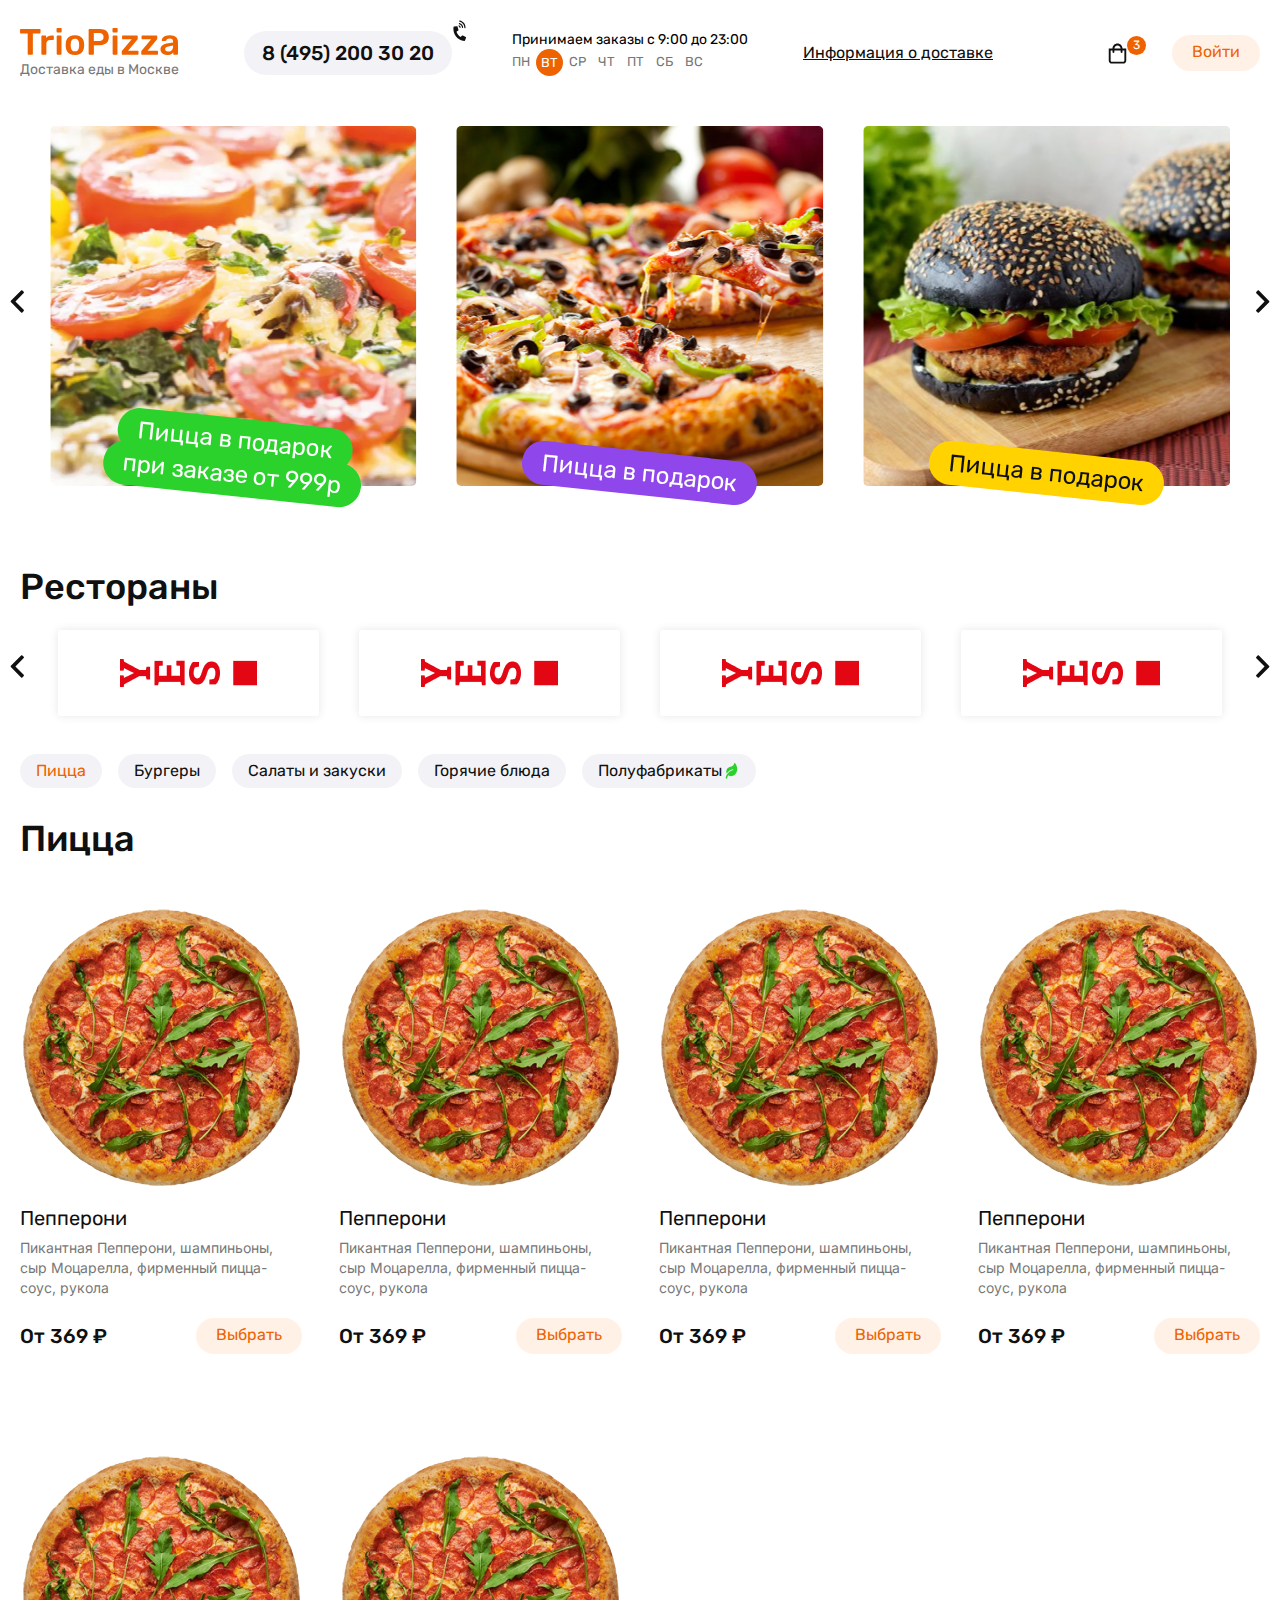
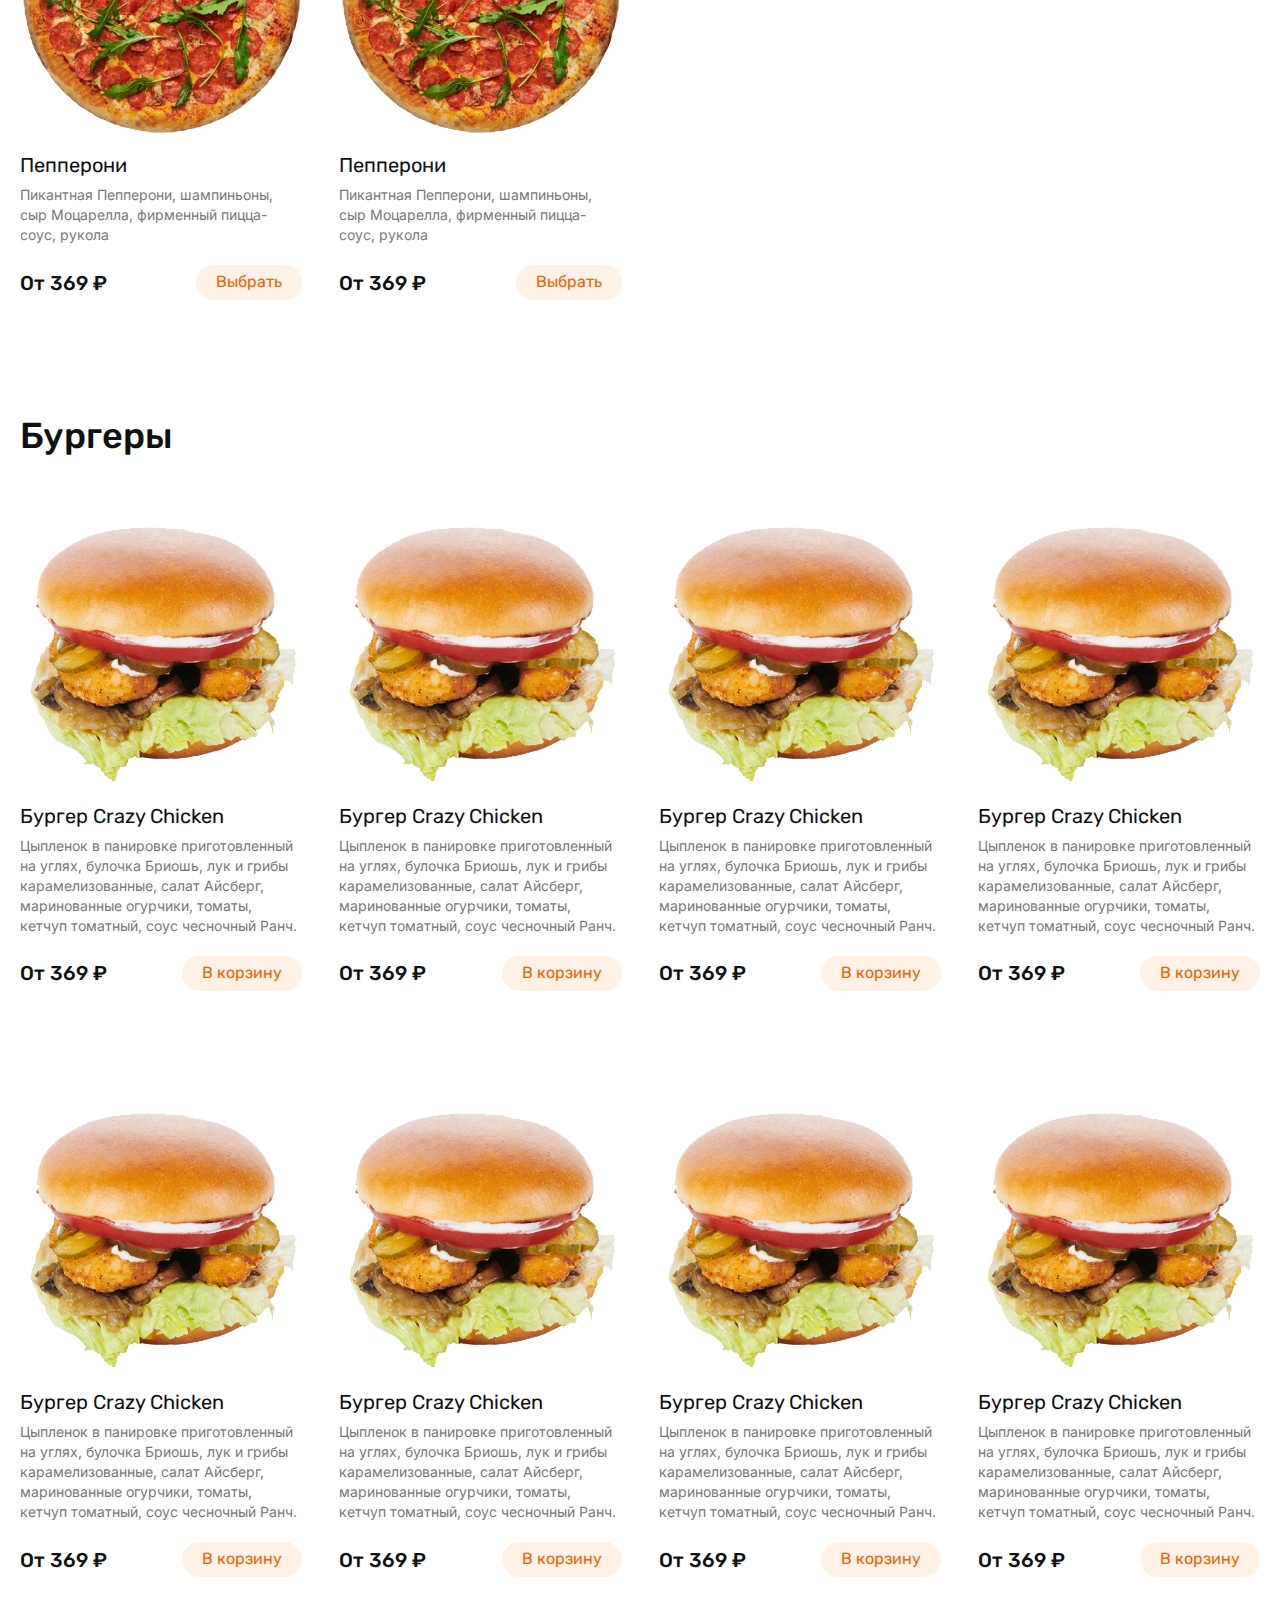
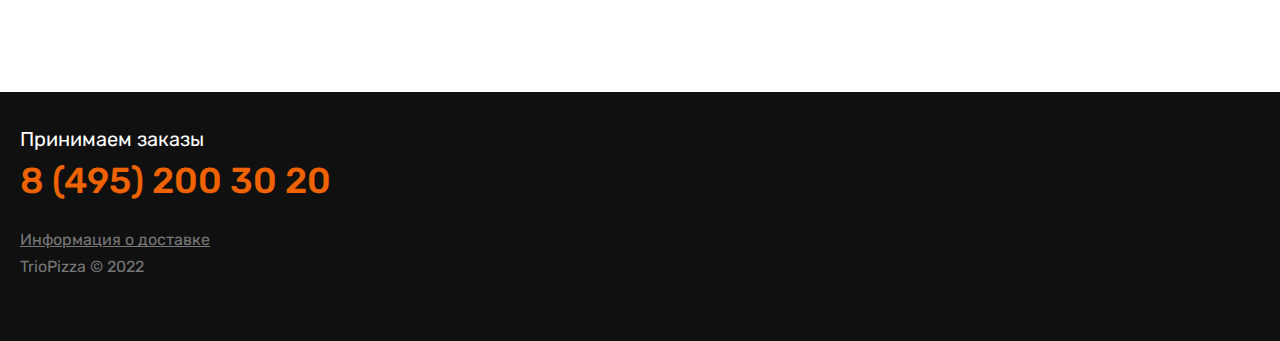
<file: index.html>
<!doctype html>
<html lang="ru">
    <head>
        <meta charset="UTF-8">
        <meta name="viewport" content="width=device-width, initial-scale=1">
        <meta http-equiv="X-UA-Compatible" content="ie=edge">
        <link rel="preconnect" href="https://fonts.googleapis.com">
        <link rel="preconnect" href="https://fonts.gstatic.com" crossorigin>
        <link href="https://fonts.googleapis.com/css2?family=Inter&family=Rubik:wght@400;500&display=swap" rel="stylesheet">
        <title>Трио Пицца</title>
    <link href="css/main.css" rel="stylesheet"></head>
    <body>
        <header class="header container">
    <a href="index.html" class="header__logo">
        <img src="assets/logo.svg" alt="TrioPizza">
        <p>Доставка еды в Москве</p>
    </a>
    <div class="header__desktop">
        <a class="phone" href="tel:+74952003020">
            <span>8 (495) 200 30 20</span>
            <svg viewBox="0 0 25 25" height="24">
                <use href="assets/icons.svg#phone"/>
            </svg>
        </a>

        <div class="header__desktopSchedule">
            <p>Принимаем заказы с 9:00 до 23:00 </p>
            <div class="week">
                <div class="week__day">пн</div>
                <div class="week__day week__day--active">вт</div>
                <div class="week__day">ср</div>
                <div class="week__day">чт</div>
                <div class="week__day">пт</div>
                <div class="week__day">сб</div>
                <div class="week__day">вс</div>
            </div>
        </div>

        <div class="header__deliveryBtn" data-for-modal="delivery">Информация о доставке</div>

        <div id="cart_desktop" class="header__cart" data-for-modal="cart">
            <div class="header__cartImg">
                <div class="header__cartCount">3</div>
            </div>
            <div class="header__cartSum">1390 ₽</div>
        </div>

        <button type="button" class="btn btn--light" data-for-modal="login">Войти</button>
    </div>
    <div class="header__burger">
        <div></div>
        <div></div>
    </div>
    <div class="header__menu">
        <div class="header__schedule">
            <a href="tel:+74952003020" class="phone">8 (495) 200 30 20</a>
            <p>Принимаем заказы с 9:00 до 23:00 </p>
            <div class="week">
                <div class="week__day">пн</div>
                <div class="week__day week__day--active">вт</div>
                <div class="week__day">ср</div>
                <div class="week__day">чт</div>
                <div class="week__day">пт</div>
                <div class="week__day">сб</div>
                <div class="week__day">вс</div>
            </div>
        </div>
        <div class="header__delivery">
            <div class="delivery__clouds">
                <img src="assets/images/delivery/cloud1.svg" alt="">
                <img src="assets/images/delivery/cloud2.svg" alt="">
            </div>
            <div class="delivery__content container">
                <h2>Быстрая доставка</h2>
                <p class="orange">30-40 минут</p>
                <h3>Стоимость доставки</h3>

                <div class="delivery__block">
                    <p class="orange">159 ₽</p>
                    <p class="gray">Сумма заказа до 499 ₽</p>
                </div>
                <div class="delivery__block">
                    <p class="orange">79 ₽</p>
                    <p class="gray">Сумма заказа до 2999 ₽</p>
                </div>
                <div class="delivery__block">
                    <p class="orange">Бесплатная</p>
                    <p class="gray">Сумма заказа от 3000 ₽</p>
                </div>
            </div>
        </div>
    </div>
</header>

<div class="modal deliveryDesktop" data-modal="delivery">
    <div class="modal__container">
        <div class="modal__close"></div>
        <div class="modal__content">
            <div class="deliveryDesktop__container">
                <div class="deliveryDesktop__info">
                    <h2>Быстрая доставка</h2>
                    <p class="highlight descr">30-40 минут</p>

                    <h3>Стоимость доставки</h3>

                    <div class="deliveryDesktop__block">
                        <p class="highlight">159 ₽</p>
                        <p class="gray">Сумма заказа до 499 ₽</p>
                    </div>
                    <div class="deliveryDesktop__block">
                        <p class="highlight">79 ₽</p>
                        <p class="gray">Сумма заказа до 2999 ₽</p>
                    </div>
                    <div class="deliveryDesktop__block">
                        <p class="highlight">Бесплатная</p>
                        <p class="gray">Сумма заказа от 3000 ₽</p>
                    </div>
                </div>

                <div class="deliveryDesktop__img">
                    <img src="assets/images/delivery.svg" alt="">
                </div>
            </div>
        </div>
    </div>
</div>
        <div class="promo promo--mobile container hide-scrollbar">
    <div class="promo__scrollable">
        <a href="#" class="promo__item">
            <img src="assets/images/promo1.jpg" alt="">
            <div class="promo__title promo__title--green">
                <span>Пицца в подарок</span><br>
                <span>при заказе от 999р</span>
            </div>
        </a>
        <a href="#" class="promo__item">
            <img src="assets/images/promo2.jpg" alt="">
            <div class="promo__title promo__title--purple">
                <span>Пицца в подарок</span>
            </div>
        </a>
        <a href="#" class="promo__item">
            <img src="assets/images/promo3.jpg" alt="">
            <div class="promo__title promo__title--yellow">
                <span>Пицца в подарок</span>
            </div>
        </a>
        <a href="#" class="promo__item">
            <img src="assets/images/promo1.jpg" alt="">
        </a>
    </div>
</div>

<div class="promo promo--desktop container glide">
    <div data-glide-el="track" class="glide__track">
        <div class="promo__scrollable glide__slides">
            <a href="#" class="promo__item glide__slide">
                <img src="assets/images/promo1.jpg" alt="">
                <div class="promo__title promo__title--green">
                    <span>Пицца в подарок</span><br>
                    <span>при заказе от 999р</span>
                </div>
            </a>
            <a href="#" class="promo__item glide__slide">
                <img src="assets/images/promo2.jpg" alt="">
                <div class="promo__title promo__title--purple">
                    <span>Пицца в подарок</span>
                </div>
            </a>
            <a href="#" class="promo__item glide__slide">
                <img src="assets/images/promo3.jpg" alt="">
                <div class="promo__title promo__title--yellow">
                    <span>Пицца в подарок</span>
                </div>
            </a>
            <a href="#" class="promo__item glide__slide">
                <img src="assets/images/promo1.jpg" alt="">
            </a>
        </div>
    </div>
    <div data-glide-el="controls">
        <button class="arrow arrow--prev" data-glide-dir="<"></button>
        <button class="arrow arrow--next" data-glide-dir=">"></button>
    </div>
</div>
        <div class="restaurants">
    <div class="container">
        <h2>Рестораны</h2>
    </div>
    <div class="mobile container hide-scrollbar">
        <div class="restaurants__scrollable">
            <a href="restaurant.html" class="restaurants__item">
                <img src="assets/images/restaurant1.png" alt="">
            </a>
            <a href="restaurant.html" class="restaurants__item">
                <img src="assets/images/restaurant1.png" alt="">
            </a>
            <a href="restaurant.html" class="restaurants__item">
                <img src="assets/images/restaurant1.png" alt="">
            </a>
            <a href="restaurant.html" class="restaurants__item">
                <img src="assets/images/restaurant1.png" alt="">
            </a>
        </div>
    </div>

    <div class="desktop container hide-scrollbar glide">
        <div data-glide-el="track" class="glide__track">
            <div class="restaurants__scrollable glide__slides">
                <div class="restaurants__item glide__slide">
                    <a href="restaurant.html" class="restaurants__inner">
                        <img src="assets/images/restaurant1.png" alt="">
                    </a>
                </div>
                <div class="restaurants__item glide__slide">
                    <a href="restaurant.html" class="restaurants__inner">
                        <img src="assets/images/restaurant1.png" alt="">
                    </a>
                </div>
                <div class="restaurants__item glide__slide">
                    <a href="restaurant.html" class="restaurants__inner">
                        <img src="assets/images/restaurant1.png" alt="">
                    </a>
                </div>
                <div class="restaurants__item glide__slide">
                    <a href="restaurant.html" class="restaurants__inner">
                        <img src="assets/images/restaurant1.png" alt="">
                    </a>
                </div>
                <div class="restaurants__item glide__slide">
                    <a href="restaurant.html" class="restaurants__inner">
                        <img src="assets/images/restaurant1.png" alt="">
                    </a>
                </div>
            </div>
        </div>
        <div data-glide-el="controls">
            <button class="arrow arrow--prev" data-glide-dir="<"></button>
            <button class="arrow arrow--next" data-glide-dir=">"></button>
        </div>
    </div>
</div>
        <div class="categories hide-scrollbar">
    <div class="container">
        <div class="categories__scrollable">
            <a href="#" class="categories__item categories__item--active">Пицца</a>
            <a href="#" class="categories__item">Бургеры</a>
            <a href="#" class="categories__item">Салаты и закуски</a>
            <a href="#" class="categories__item">Горячие блюда</a>
            <a href="#" class="categories__item">
                Полуфабрикаты
                <svg viewBox="0 0 20 19">
                    <use href="assets/icons.svg#leaf"/>
                </svg>
            </a>
        </div>
    </div>
</div>
        <div class="catalog container">
            <h2>Пицца</h2>
            <div class="catalog__grid">
                <div class="catalog__item">
                    <img class="catalog__image" src="assets/images/pizza1.png" alt="Пепперони" data-for-modal="catalog1">
                    <div class="catalog__name">Пепперони</div>
                    <div class="catalog__descr">Пикантная Пепперони, шампиньоны, сыр Моцарелла, фирменный пицца-соус, рукола</div>
                    <div class="catalog__priceMobile btn btn--light" data-for-modal="catalog1">от 369 ₽</div>
                    <div class="catalog__price">От 369 ₽</div>
                    <a class="catalog__toCart btn btn--light" data-for-modal="catalog1">Выбрать</a>
                </div>
                <div class="catalog__item">
                    <img class="catalog__image" src="assets/images/pizza1.png" alt="Пепперони" data-for-modal="catalog2">
                    <div class="catalog__name">Пепперони</div>
                    <div class="catalog__descr">Пикантная Пепперони, шампиньоны, сыр Моцарелла, фирменный пицца-соус, рукола</div>
                    <div class="catalog__priceMobile btn btn--light" data-for-modal="catalog2">от 369 ₽</div>
                    <div class="catalog__price">От 369 ₽</div>
                    <a class="catalog__toCart btn btn--light" data-for-modal="catalog2">Выбрать</a>
                </div>
                <div class="catalog__item">
                    <img class="catalog__image" src="assets/images/pizza1.png" alt="Пепперони" data-for-modal="catalog2">
                    <div class="catalog__name">Пепперони</div>
                    <div class="catalog__descr">Пикантная Пепперони, шампиньоны, сыр Моцарелла, фирменный пицца-соус, рукола</div>
                    <div class="catalog__priceMobile btn btn--light" data-for-modal="catalog2">от 369 ₽</div>
                    <div class="catalog__price">От 369 ₽</div>
                    <a class="catalog__toCart btn btn--light" data-for-modal="catalog2">Выбрать</a>
                </div>
                <div class="catalog__item">
                    <img class="catalog__image" src="assets/images/pizza1.png" alt="Пепперони" data-for-modal="catalog2">
                    <div class="catalog__name">Пепперони</div>
                    <div class="catalog__descr">Пикантная Пепперони, шампиньоны, сыр Моцарелла, фирменный пицца-соус, рукола</div>
                    <div class="catalog__priceMobile btn btn--light" data-for-modal="catalog2">от 369 ₽</div>
                    <div class="catalog__price">От 369 ₽</div>
                    <a class="catalog__toCart btn btn--light" data-for-modal="catalog2">Выбрать</a>
                </div>
                <div class="catalog__item">
                    <img class="catalog__image" src="assets/images/pizza1.png" alt="Пепперони" data-for-modal="catalog2">
                    <div class="catalog__name">Пепперони</div>
                    <div class="catalog__descr">Пикантная Пепперони, шампиньоны, сыр Моцарелла, фирменный пицца-соус, рукола</div>
                    <div class="catalog__priceMobile btn btn--light" data-for-modal="catalog2">от 369 ₽</div>
                    <div class="catalog__price">От 369 ₽</div>
                    <a class="catalog__toCart btn btn--light" data-for-modal="catalog2">Выбрать</a>
                </div>
                <div class="catalog__item">
                    <img class="catalog__image" src="assets/images/pizza1.png" alt="Пепперони" data-for-modal="catalog2">
                    <div class="catalog__name">Пепперони</div>
                    <div class="catalog__descr">Пикантная Пепперони, шампиньоны, сыр Моцарелла, фирменный пицца-соус, рукола</div>
                    <div class="catalog__priceMobile btn btn--light" data-for-modal="catalog2">от 369 ₽</div>
                    <div class="catalog__price">От 369 ₽</div>
                    <a class="catalog__toCart btn btn--light" data-for-modal="catalog2">Выбрать</a>
                </div>
            </div>
            <h2>Бургеры</h2>
            <div class="catalog__grid">
                <div class="catalog__item">
                    <img class="catalog__image" src="assets/images/burger1.png" alt="Бургер Crazy Chicken" data-for-modal="catalog4">
                    <div class="catalog__name">Бургер Crazy Chicken</div>
                    <div class="catalog__descr">Цыпленок в панировке приготовленный на углях, булочка Бриошь, лук и грибы карамелизованные, салат Айсберг, маринованные огурчики, томаты, кетчуп томатный, соус чесночный Ранч.</div>
                    <div class="catalog__priceMobile btn btn--light" data-add-to-cart="11">от 369 ₽</div>
                    <div class="catalog__price">От 369 ₽</div>
                    <a class="catalog__toCart btn btn--light" data-add-to-cart="11">В корзину</a>
                </div>
                <div class="catalog__item">
                    <img class="catalog__image" src="assets/images/burger1.png" alt="Бургер Crazy Chicken" data-for-modal="catalog4">
                    <div class="catalog__name">Бургер Crazy Chicken</div>
                    <div class="catalog__descr">Цыпленок в панировке приготовленный на углях, булочка Бриошь, лук и грибы карамелизованные, салат Айсберг, маринованные огурчики, томаты, кетчуп томатный, соус чесночный Ранч.</div>
                    <div class="catalog__priceMobile btn btn--light" data-for-modal="catalog4">от 369 ₽</div>
                    <div class="catalog__price">От 369 ₽</div>
                    <a class="catalog__toCart btn btn--light" data-add-to-cart="12">В корзину</a>
                </div>
                <div class="catalog__item">
                    <img class="catalog__image" src="assets/images/burger1.png" alt="Бургер Crazy Chicken" data-for-modal="catalog4">
                    <div class="catalog__name">Бургер Crazy Chicken</div>
                    <div class="catalog__descr">Цыпленок в панировке приготовленный на углях, булочка Бриошь, лук и грибы карамелизованные, салат Айсберг, маринованные огурчики, томаты, кетчуп томатный, соус чесночный Ранч.</div>
                    <div class="catalog__priceMobile btn btn--light" data-for-modal="catalog4">от 369 ₽</div>
                    <div class="catalog__price">От 369 ₽</div>
                    <a class="catalog__toCart btn btn--light" data-add-to-cart="13">В корзину</a>
                </div>
                <div class="catalog__item">
                    <img class="catalog__image" src="assets/images/burger1.png" alt="Бургер Crazy Chicken" data-for-modal="catalog4">
                    <div class="catalog__name">Бургер Crazy Chicken</div>
                    <div class="catalog__descr">Цыпленок в панировке приготовленный на углях, булочка Бриошь, лук и грибы карамелизованные, салат Айсберг, маринованные огурчики, томаты, кетчуп томатный, соус чесночный Ранч.</div>
                    <div class="catalog__priceMobile btn btn--light" data-for-modal="catalog4">от 369 ₽</div>
                    <div class="catalog__price">От 369 ₽</div>
                    <a class="catalog__toCart btn btn--light" data-add-to-cart="14">В корзину</a>
                </div>
                <div class="catalog__item">
                    <img class="catalog__image" src="assets/images/burger1.png" alt="Бургер Crazy Chicken" data-for-modal="catalog4">
                    <div class="catalog__name">Бургер Crazy Chicken</div>
                    <div class="catalog__descr">Цыпленок в панировке приготовленный на углях, булочка Бриошь, лук и грибы карамелизованные, салат Айсберг, маринованные огурчики, томаты, кетчуп томатный, соус чесночный Ранч.</div>
                    <div class="catalog__priceMobile btn btn--light" data-for-modal="catalog4">от 369 ₽</div>
                    <div class="catalog__price">От 369 ₽</div>
                    <a class="catalog__toCart btn btn--light" data-add-to-cart="15">В корзину</a>
                </div>
                <div class="catalog__item">
                    <img class="catalog__image" src="assets/images/burger1.png" alt="Бургер Crazy Chicken" data-for-modal="catalog4">
                    <div class="catalog__name">Бургер Crazy Chicken</div>
                    <div class="catalog__descr">Цыпленок в панировке приготовленный на углях, булочка Бриошь, лук и грибы карамелизованные, салат Айсберг, маринованные огурчики, томаты, кетчуп томатный, соус чесночный Ранч.</div>
                    <div class="catalog__priceMobile btn btn--light" data-for-modal="catalog4">от 369 ₽</div>
                    <div class="catalog__price">От 369 ₽</div>
                    <a class="catalog__toCart btn btn--light" data-add-to-cart="16">В корзину</a>
                </div>
                <div class="catalog__item">
                    <img class="catalog__image" src="assets/images/burger1.png" alt="Бургер Crazy Chicken" data-for-modal="catalog4">
                    <div class="catalog__name">Бургер Crazy Chicken</div>
                    <div class="catalog__descr">Цыпленок в панировке приготовленный на углях, булочка Бриошь, лук и грибы карамелизованные, салат Айсберг, маринованные огурчики, томаты, кетчуп томатный, соус чесночный Ранч.</div>
                    <div class="catalog__priceMobile btn btn--light" data-for-modal="catalog4">от 369 ₽</div>
                    <div class="catalog__price">От 369 ₽</div>
                    <a class="catalog__toCart btn btn--light" data-add-to-cart="17">В корзину</a>
                </div>
                <div class="catalog__item">
                    <img class="catalog__image" src="assets/images/burger1.png" alt="Бургер Crazy Chicken" data-for-modal="catalog4">
                    <div class="catalog__name">Бургер Crazy Chicken</div>
                    <div class="catalog__descr">Цыпленок в панировке приготовленный на углях, булочка Бриошь, лук и грибы карамелизованные, салат Айсберг, маринованные огурчики, томаты, кетчуп томатный, соус чесночный Ранч.</div>
                    <div class="catalog__priceMobile btn btn--light" data-for-modal="catalog4">от 369 ₽</div>
                    <div class="catalog__price">От 369 ₽</div>
                    <a class="catalog__toCart btn btn--light" data-add-to-cart="18">В корзину</a>
                </div>
            </div>
        </div>
        <div class="toolbar">
    <a href="index.html" class="toolbar__btn toolbar__btn--active">
        <svg viewBox="0 0 26 21">
            <use href="assets/icons.svg#main"/>
        </svg>
        <p>Главная</p>
    </a>
    <a href="account.html" class="toolbar__btn">
        <svg viewBox="0 0 19 21">
            <use href="assets/icons.svg#profile"/>
        </svg>
        <p>Профиль</p>
    </a>
    <a href="tel:+74952003020" class="toolbar__btn">
        <svg viewBox="0 0 25 25" height="24">
            <use href="assets/icons.svg#phone"/>
        </svg>
        <p>Позвонить</p>
    </a>
    <div id="cart_mobile" class="toolbar__btn" data-for-modal="cart">
        <span class="toolbar__badge">3</span>
        <svg viewBox="0 0 19 21">
            <use href="assets/icons.svg#cart"/>
        </svg>
        <p>Корзина</p>
    </div>
</div>
        <footer class="footer">
    <div class="container">
        <p class="footer__title">Принимаем заказы</p>
        <p class="footer__phone">
            <a href="tel:+74952003020">8 (495) 200 30 20</a>
        </p>
        <a class="footer__delivery" data-for-modal="delivery">Информация о доставке</a>
        <p class="footer__copy">TrioPizza © 2022</p>
    </div>
</footer>

        <div class="modal" data-modal="catalog1">
    <div class="modal__container">
        <div class="modal__close"></div>
        <div class="modal__content">
            <form name="product1form" onsubmit="" class="product">
                <div class="product__img product__img--pizza" data-toggle="toggle-product-1">
                    <div class="product__imgWrap">
                        <img src="assets/images/pizza_product.png" alt="">
                    </div>
                </div>
                <div class="product__info">
                    <p class="product__title">Пепперони</p>
                    <p class="product__weight">460 г</p>
                    <p class="product__compound">Пикантная Пепперони, шампиньоны, сыр Моцарелла, фирменный пицца-соус, рукола</p>
                    <div class="product__toggle">
                        <fieldset class="toggle" id="toggle-product-1">
                            <input id="product-1-whole" type="radio" name="product-1-toggle" value="0">
                            <label for="product-1-whole" class="toggle__option">Целая</label>
                            <input id="product-1-half" type="radio" name="product-1-toggle" value="1">
                            <label for="product-1-half" class="toggle__option">Половина</label>
                        </fieldset>
                    </div>
                    <div class="product__compoundTable">
                        <p class="product__compoundTableRow">
                            <span>Пищевая ценность на 100 г</span>
                        </p>
                        <p class="product__compoundTableRow">
                            <span>Энерг. ценность</span>
                            <span class="product__compoundTableUnderline"></span>
                            <span>246 ккал</span>
                        </p>
                        <p class="product__compoundTableRow">
                            <span>Белки</span>
                            <span class="product__compoundTableUnderline"></span>
                            <span>246 ккал</span>
                        </p>
                        <p class="product__compoundTableRow">
                            <span>Жиры</span>
                            <span class="product__compoundTableUnderline"></span>
                            <span>246 ккал</span>
                        </p>
                        <p class="product__compoundTableRow">
                            <span>Углеводы</span>
                            <span class="product__compoundTableUnderline"></span>
                            <span>246 ккал</span>
                        </p>
                    </div>
                    <a href="#" class="btn product__btn" data-for-modal="cart" data-add-to-cart="9">Добавить в корзину за 369 ₽ </a>
                </div>
            </form>
        </div>
    </div>
</div>

<div class="modal" data-modal="catalog2">
    <div class="modal__container">
        <div class="modal__close"></div>
        <div class="modal__content">
            <form name="product1form" onsubmit="" class="product">
                <div class="product__img product__img--pizza" data-toggle="toggle-product-2">
                    <div class="product__imgWrap">
                        <img src="assets/images/pizza_product.png" alt="">
                    </div>
                </div>
                <div class="product__info">
                    <p class="product__title">Пепперони</p>
                    <p class="product__weight">460 г</p>
                    <p class="product__compound">Пикантная Пепперони, шампиньоны, сыр Моцарелла, фирменный пицца-соус, рукола</p>
                    <div class="product__toggle">
                        <fieldset class="toggle" id="toggle-product-2">
                            <input id="product-2-whole" type="radio" name="product-2-toggle" value="0">
                            <label for="product-2-whole" class="toggle__option">Целая</label>
                            <input id="product-2-half" type="radio" name="product-2-toggle" value="1">
                            <label for="product-2-half" class="toggle__option">Половина</label>
                        </fieldset>
                    </div>
                    <div class="product__compoundTable">
                        <p class="product__compoundTableRow">
                            <span>Пищевая ценность на 100 г</span>
                        </p>
                        <p class="product__compoundTableRow">
                            <span>Энерг. ценность</span>
                            <span class="product__compoundTableUnderline"></span>
                            <span>246 ккал</span>
                        </p>
                        <p class="product__compoundTableRow">
                            <span>Белки</span>
                            <span class="product__compoundTableUnderline"></span>
                            <span>246 ккал</span>
                        </p>
                        <p class="product__compoundTableRow">
                            <span>Жиры</span>
                            <span class="product__compoundTableUnderline"></span>
                            <span>246 ккал</span>
                        </p>
                        <p class="product__compoundTableRow">
                            <span>Углеводы</span>
                            <span class="product__compoundTableUnderline"></span>
                            <span>246 ккал</span>
                        </p>
                    </div>
                    <a href="#" class="btn product__btn" data-for-modal="cart" data-add-to-cart="10">Добавить в корзину за 369 ₽ </a>
                </div>
            </form>
        </div>
    </div>
</div>

<div class="modal" data-modal="catalog4">
    <div class="modal__container">
        <div class="modal__close"></div>
        <div class="modal__content">
            <form name="product3form" onsubmit="" class="product">
                <div class="product__img">
                    <div class="product__imgWrap">
                        <img src="assets/images/burger_product.png" alt="">
                    </div>
                </div>
                <div class="product__info">
                    <p class="product__title">Бургер Crazy Chicken</p>
                    <p class="product__weight">460 г</p>
                    <p class="product__compound">Цыпленок в панировке приготовленный на углях, булочка Бриошь, лук и грибы карамелизованные, салат Айсберг, маринованные огурчики, томаты, кетчуп томатный, соус чесночный Ранч</p>

                    <div class="product__compoundTable">
                        <p class="product__compoundTableRow">
                            <span>Пищевая ценность на 100 г</span>
                        </p>
                        <p class="product__compoundTableRow">
                            <span>Энерг. ценность</span>
                            <span class="product__compoundTableUnderline"></span>
                            <span>246 ккал</span>
                        </p>
                        <p class="product__compoundTableRow">
                            <span>Белки</span>
                            <span class="product__compoundTableUnderline"></span>
                            <span>246 ккал</span>
                        </p>
                        <p class="product__compoundTableRow">
                            <span>Жиры</span>
                            <span class="product__compoundTableUnderline"></span>
                            <span>246 ккал</span>
                        </p>
                        <p class="product__compoundTableRow">
                            <span>Углеводы</span>
                            <span class="product__compoundTableUnderline"></span>
                            <span>246 ккал</span>
                        </p>
                    </div>
                    <a href="#" class="btn product__btn" data-for-modal="cart" data-add-to-cart="11">Добавить в корзину за 369 ₽ </a>
                </div>
            </form>
        </div>
    </div>
</div>
        <div class="modal modal--grey" data-modal="cart" id="cart_modal">
    <div class="modal__container">
        <div class="modal__close"></div>
        <div class="modal__content cart">
            <div class="cart__items" id="cart-items">
                <div class="cartItem" data-cart-item="first-cart-product-id" data-price="0">
                    <img src="assets/images/cart/cart1.png" class="cartItem__img" alt="">
                    <p class="cartItem__title">Pizza</p>
                    <p class="cartItem__weight">400 г</p>
                    <div class="cartItem__sum">0.00 ₽</div>
                    <div class="cartItem__delete"></div>
                </div>

                <div class="cartItem" data-cart-item="second-cart-product-id" data-price="650">
                    <img src="assets/images/cart/cart1.png" class="cartItem__img" alt="">
                    <p class="cartItem__title">Pizza</p>
                    <p class="cartItem__weight">400 г</p>
                    <div class="cartItem__counter btn btn--light">
                        <div class="cartItem__counter__minus">-</div>
                        <div class="cartItem__counter__quantity">2</div>
                        <div class="cartItem__counter__plus">+</div>
                    </div>
                    <div class="cartItem__sum">1300.00 ₽</div>
                    <div class="cartItem__delete"></div>
                </div>

            </div>

            <div class="cart__form">
                <form onsubmit="" name="cart">
                    <div class="input input--promocode">
                        <input type="text" name="cart_promocode" id="cart_promocode" placeholder=" ">
                        <label for="cart_promocode">Промокод</label>
                        <button id="cart_promocode_submit" type="button" class="link">Применить</button>
                        <span class="input__error">Неверный промокод</span>
                    </div>

                    <script>
                        //валидация промокода
                        const RIGHT_CODE = 'GHS577ET2'
                        const cartPromocodeBtn = document.getElementById('cart_promocode_submit')
                        const cartPromocodeInput = document.getElementById('cart_promocode')
                        const cartPromocodeWrap = cartPromocodeInput.parentElement

                        cartPromocodeBtn.addEventListener('click', function () {
                            if (cartPromocodeInput.value === RIGHT_CODE) {
                                console.log('code accepted')
                                cartPromocodeWrap.classList.remove('input--error')
                                cartPromocodeWrap.classList.add('input--accepted')
                            }
                            else {
                                console.log('wrong code')
                                cartPromocodeWrap.classList.remove('input--accepted')
                                cartPromocodeWrap.classList.add('input--error')
                            }
                        })

                        //если код принят но юзер начал менять поле - убираем галку
                        // и возвращаем кнопку "применить"
                        cartPromocodeInput.addEventListener('input', function (e) {
                            if (cartPromocodeWrap.classList.contains('input--accepted')) {
                                if (e.target.value !== RIGHT_CODE) {
                                    cartPromocodeWrap.classList.remove('input--accepted')
                                }
                            }
                        })
                    </script>

                    <div class="cart__summary">
                        <p><span>4 товара</span><span>1677 ₽</span></p>
                        <p><span>Доставка</span><span>79 ₽</span></p>
                        <p><span>Сумма заказа</span><span class="cart__total">1756 ₽</span></p>
                    </div>
                    <a href="checkout.html" class="btn btn--fullWidth">Оформить заказ</a>
                </form>
            </div>
        </div>
    </div>
</div>
        <div class="modal modal--address" data-modal="change-address">
    <div class="modal__container">
        <div class="modal__close"></div>
        <h1 class="modal__title">Изменить адрес</h1>
        <div class="modal__content changeAddress">
            <form onsubmit="" name="change-address">
                <div class="input">
                    <input type="text" name="address_street" id="address_street" placeholder=" ">
                    <label for="address_street">Улица</label>
                </div>
                <div class="input">
                    <input type="text" name="address_house" id="address_house" placeholder=" ">
                    <label for="address_house">Дом</label>
                </div>
                <div class="input">
                    <input type="text" name="address_building" id="address_building" placeholder=" ">
                    <label for="address_building">Строение</label>
                </div>
                <div class="input">
                    <input type="text" name="address_apt" id="address_apt" placeholder=" ">
                    <label for="address_apt">Квартира</label>
                </div>
                <div class="input">
                    <input type="text" name="address_entrance" id="address_entrance" placeholder=" ">
                    <label for="address_entrance">Подъезд</label>
                </div>
                <div class="input">
                    <input type="text" name="address_floor" id="address_floor" placeholder=" ">
                    <label for="address_floor">Этаж</label>
                </div>

                <div class="changeAddress__btns">
                    <a href="#" class="changeAddress__delete">Удалить адрес</a>
                    <button type="submit" class="btn changeAddress__save">Сохранить</button>
                </div>
            </form>
        </div>
    </div>
</div>
        <div class="modal login" data-modal="login" id="login_modal">
    <div class="modal__container">
        <div class="modal__close"></div>
        <div class="modal__content">
            <h2>Вход на сайт</h2>
            <!-- start Отправить код -->
            <form name="login_send_code" class="login__phoneForm">
                <div class="input">
                    <input type="text" name="login_phone" id="login_phone" placeholder=" ">
                    <label for="login_phone">Номер телефона</label>
                </div>

                <button type="button" class="btn btn--fullWidth login__sendCode">Выслать код</button>
            </form>
            <!-- end Отправить код -->
            <!-- start Ввести код -->
            <form name="login_enter_code" class="login__codeForm hidden">
                <div class="login__descr">Код отправили на</div>
                <div class="login__sentTo">
                    <span class="login__sentToNumber">+7 900 100 00 00</span>
                    <a class="link">Изменить</a>
                </div>
                <div class="login__code" id="login_code"></div>
                <button type="button" class="btn btn--fullWidth login__repeatCode" disabled="disabled">Получить новый код через 10 сек.</button>
            </form>
            <!-- end Ввести код -->
            <div class="login__terms">
                <svg viewBox="0 0 12 9" width="12">
                    <use href="assets/icons.svg#check"></use>
                </svg>
                Cогласен на обработку <a href="#">персональных данных</a>
            </div>
        </div>
    </div>
</div>
    <script defer="defer" src="js/169.js"></script><script defer="defer" src="js/main.js"></script></body>
</html>
</file>
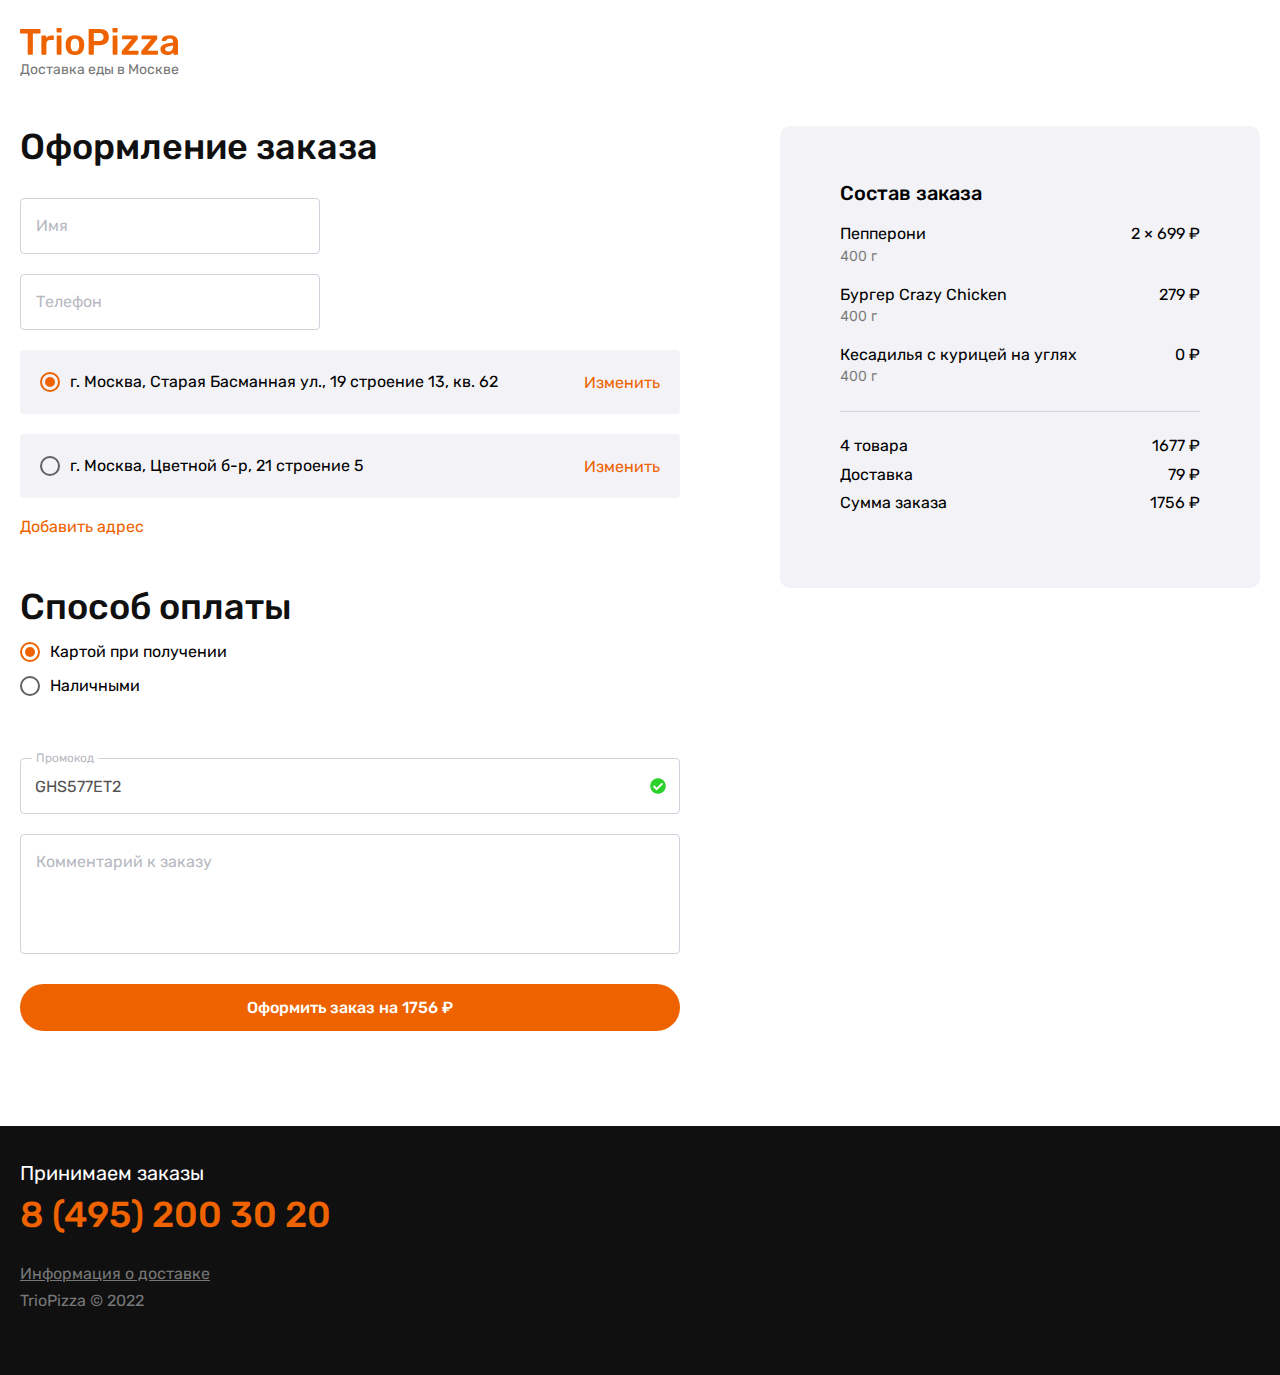
<file: checkout.html>
<!doctype html>
<html lang="ru">
    <head>
        <meta charset="UTF-8">
        <meta name="viewport" content="width=device-width, initial-scale=1">
        <meta http-equiv="X-UA-Compatible" content="ie=edge">
        <link rel="preconnect" href="https://fonts.googleapis.com">
        <link rel="preconnect" href="https://fonts.gstatic.com" crossorigin>
        <link href="https://fonts.googleapis.com/css2?family=Inter&family=Rubik:wght@400;500&display=swap" rel="stylesheet">
        <title>Трио Пицца</title>
    <link href="css/main.css" rel="stylesheet"></head>
    <body>
        <header class="header container checkout__header">
            <a href="index.html" class="header__logo">
                <img src="assets/logo.svg" alt="TrioPizza">
                <p>Доставка еды в Москве</p>
            </a>
        </header>
        <div class="checkout" id="checkout_page">
            <div class="container">
                <a href="index.html" class="checkout__back">Назад в корзину</a>
                <div class="checkout__wrap">
                    <div>
                        <h2 class="checkout__title--main">Оформление заказа</h2>
                        <form name="checkout">
                            <div class="input checkout__inputPersonal">
                                <input type="text" name="checkout_name" id="checkout_name" placeholder=" ">
                                <label for="checkout_name">Имя</label>
                            </div>

                            <div class="input checkout__inputPersonal">
                                <input type="text" name="checkout_phone" id="checkout_phone" placeholder=" ">
                                <label for="checkout_phone">Телефон</label>
                            </div>

                            <fieldset class="checkout__addresses">
                                <div class="checkout__address">
                                    <label class="radio" for="address-1">г. Москва, Старая Басманная ул., 19 строение 13, кв. 62
                                        <input id="address-1" type="radio" name="checkout_address" value="0" checked="checked">
                                        <span class="radio__checkmark"></span>
                                    </label>
                                    <button type="button" class="link" data-for-modal="change-address">Изменить</button>
                                </div>
                                <div class="checkout__address">
                                    <label class="radio" for="address-2">г. Москва, Цветной б-р, 21 строение 5
                                        <input id="address-2" type="radio" name="checkout_address" value="1">
                                        <span class="radio__checkmark"></span>
                                    </label>
                                    <button type="button" class="link" data-for-modal="change-address">Изменить</button>
                                </div>
                                <button type="button" class="link" data-for-modal="change-address">Добавить адрес</button>
                            </fieldset>

                            <h2 class="checkout__title--payment">Способ оплаты</h2>
                            <fieldset class="checkout__payment">
                                <label class="radio" for="checkout_card">Картой при получении
                                    <input id="checkout_card" type="radio" name="checkout_payment" value="card" checked="checked">
                                    <span class="radio__checkmark"></span>
                                </label>

                                <label class="radio" for="checkout_cash">Наличными
                                    <input id="checkout_cash" type="radio" name="checkout_payment" value="cash">
                                    <span class="radio__checkmark"></span>
                                </label>
                            </fieldset>
                            <div class="input" id="checkout_change_wrap">
                                <input type="text" name="checkout_change" id="checkout_change" placeholder=" ">
                                <label for="checkout_change">Сдача с</label>
                            </div>

                            <div class="checkout__promo input input--accepted">
                                <input type="text" name="checkout_promocode" id="checkout_promocode" placeholder=" " value="GHS577ET2" disabled="disabled">
                                <label for="checkout_promocode">Промокод</label>
                            </div>

                            <div class="input checkout__comment">
                                <textarea name="checkout_comment" id="checkout_comment" placeholder=" "></textarea>
                                <label for="checkout_comment">Комментарий к заказу</label>
                            </div>

                            <a href="success.html" class="btn btn--fullWidth">Оформить заказ на 1756 ₽</a>
                        </form>
                    </div>
                    <div class="checkout__order">
                        <div class="order">
                            <p class="order__title">Состав заказа</p>
                            <div class="order__item">
                                <div class="order__name">
                                    <div>Пепперони</div>
                                    <div class="order__descr">400 г</div>
                                </div>
                                <div class="order__sum">2 × 699 ₽</div>
                            </div>
                            <div class="order__item">
                                <div class="order__name">
                                    <div>Бургер Crazy Chicken</div>
                                    <div class="order__descr">400 г</div>
                                </div>
                                <div class="order__sum">279 ₽</div>
                            </div>
                            <div class="order__item">
                                <div class="order__name">
                                    <div>Кесадилья с курицей на углях</div>
                                    <div class="order__descr">400 г</div>
                                </div>
                                <div class="order__sum">0 ₽</div>
                            </div>

                            <div class="order__separator"></div>

                            <div class="order__item order__item--dense">
                                <div class="order__name">4 товара</div>
                                <div class="order__sum">1677 ₽</div>
                            </div>
                            <div class="order__item order__item--dense">
                                <div class="order__name">Доставка</div>
                                <div class="order__sum">79 ₽ </div>
                            </div>
                            <div class="order__item order__item--dense">
                                <div class="order__name">Сумма заказа</div>
                                <div class="order__sum">1756 ₽ </div>
                            </div>
                        </div>
                    </div>
                </div>
            </div>
        </div>
        <div class="checkout__footer">
            <footer class="footer">
    <div class="container">
        <p class="footer__title">Принимаем заказы</p>
        <p class="footer__phone">
            <a href="tel:+74952003020">8 (495) 200 30 20</a>
        </p>
        <a class="footer__delivery" data-for-modal="delivery">Информация о доставке</a>
        <p class="footer__copy">TrioPizza © 2022</p>
    </div>
</footer>
        </div>

        <div class="modal modal--address" data-modal="change-address">
    <div class="modal__container">
        <div class="modal__close"></div>
        <h1 class="modal__title">Изменить адрес</h1>
        <div class="modal__content changeAddress">
            <form onsubmit="" name="change-address">
                <div class="input">
                    <input type="text" name="address_street" id="address_street" placeholder=" ">
                    <label for="address_street">Улица</label>
                </div>
                <div class="input">
                    <input type="text" name="address_house" id="address_house" placeholder=" ">
                    <label for="address_house">Дом</label>
                </div>
                <div class="input">
                    <input type="text" name="address_building" id="address_building" placeholder=" ">
                    <label for="address_building">Строение</label>
                </div>
                <div class="input">
                    <input type="text" name="address_apt" id="address_apt" placeholder=" ">
                    <label for="address_apt">Квартира</label>
                </div>
                <div class="input">
                    <input type="text" name="address_entrance" id="address_entrance" placeholder=" ">
                    <label for="address_entrance">Подъезд</label>
                </div>
                <div class="input">
                    <input type="text" name="address_floor" id="address_floor" placeholder=" ">
                    <label for="address_floor">Этаж</label>
                </div>

                <div class="changeAddress__btns">
                    <a href="#" class="changeAddress__delete">Удалить адрес</a>
                    <button type="submit" class="btn changeAddress__save">Сохранить</button>
                </div>
            </form>
        </div>
    </div>
</div>
    <script defer="defer" src="js/169.js"></script><script defer="defer" src="js/main.js"></script></body>
</html>
</file>
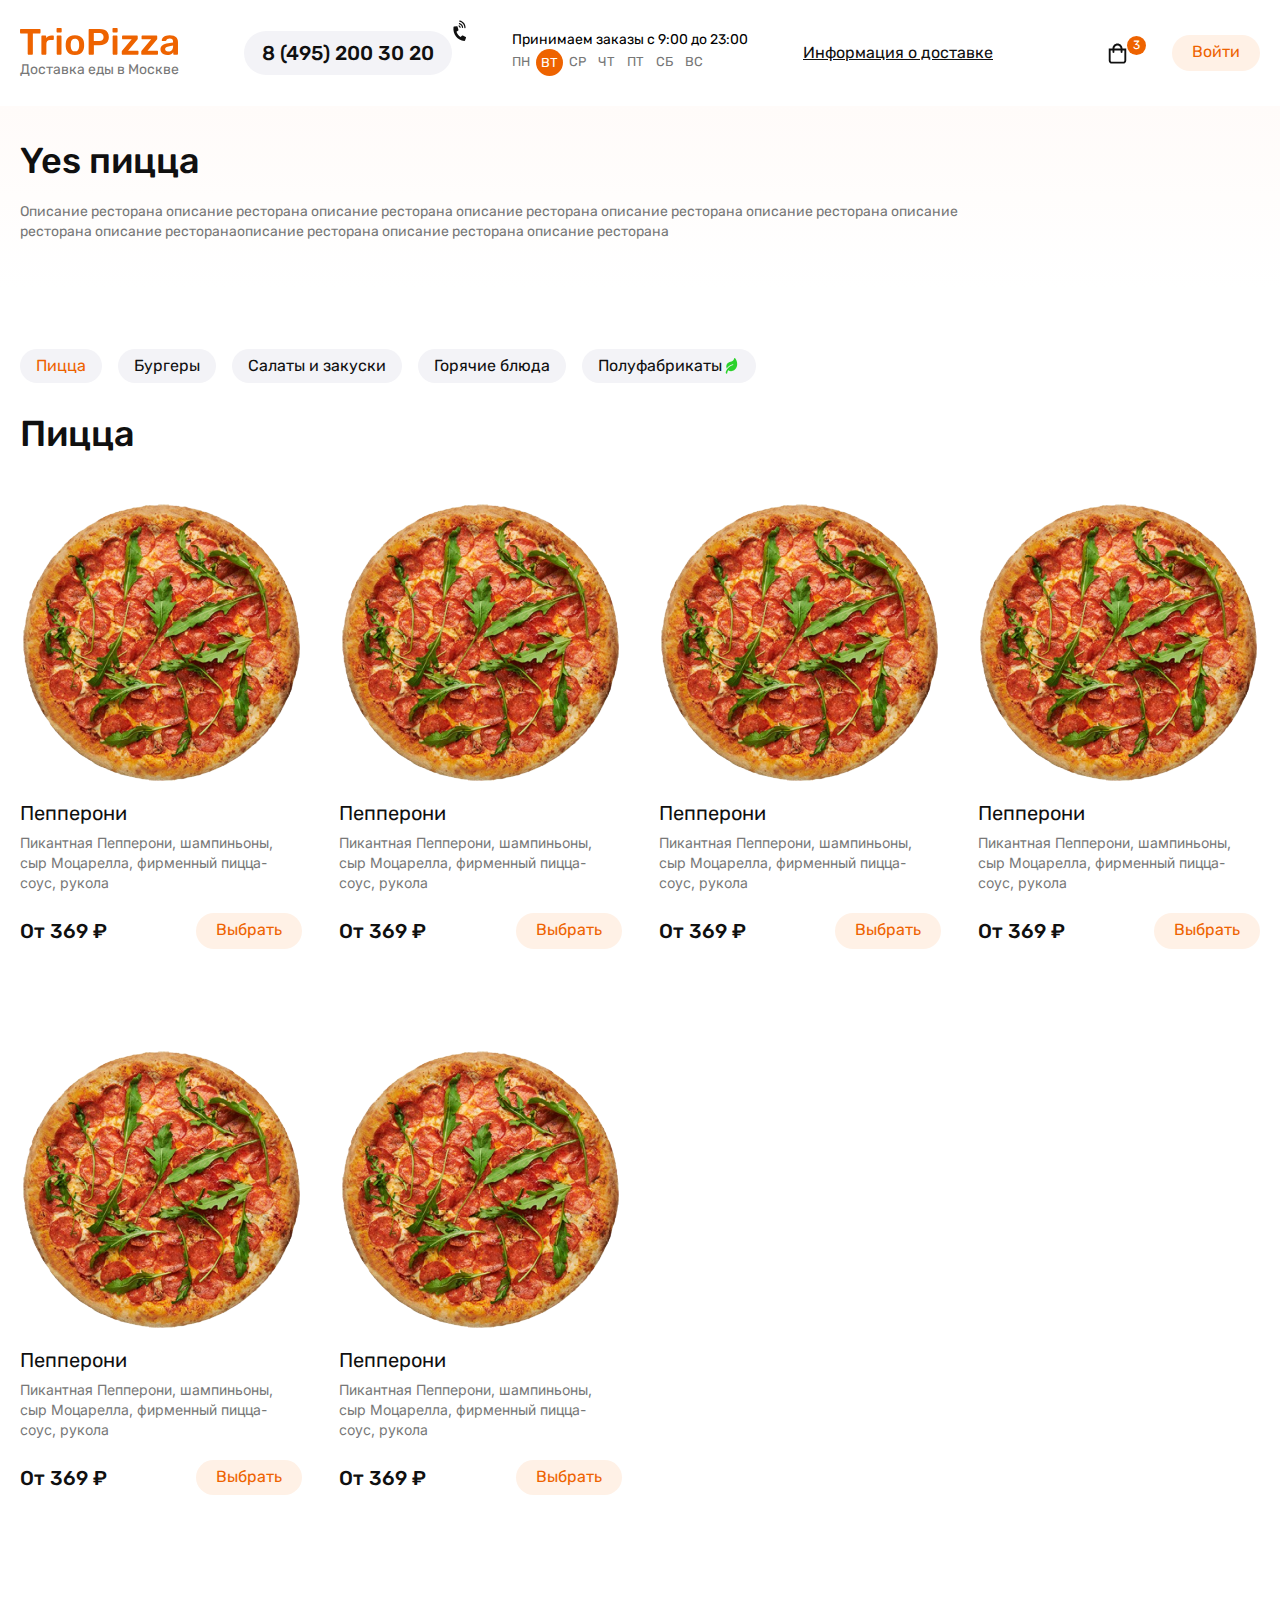
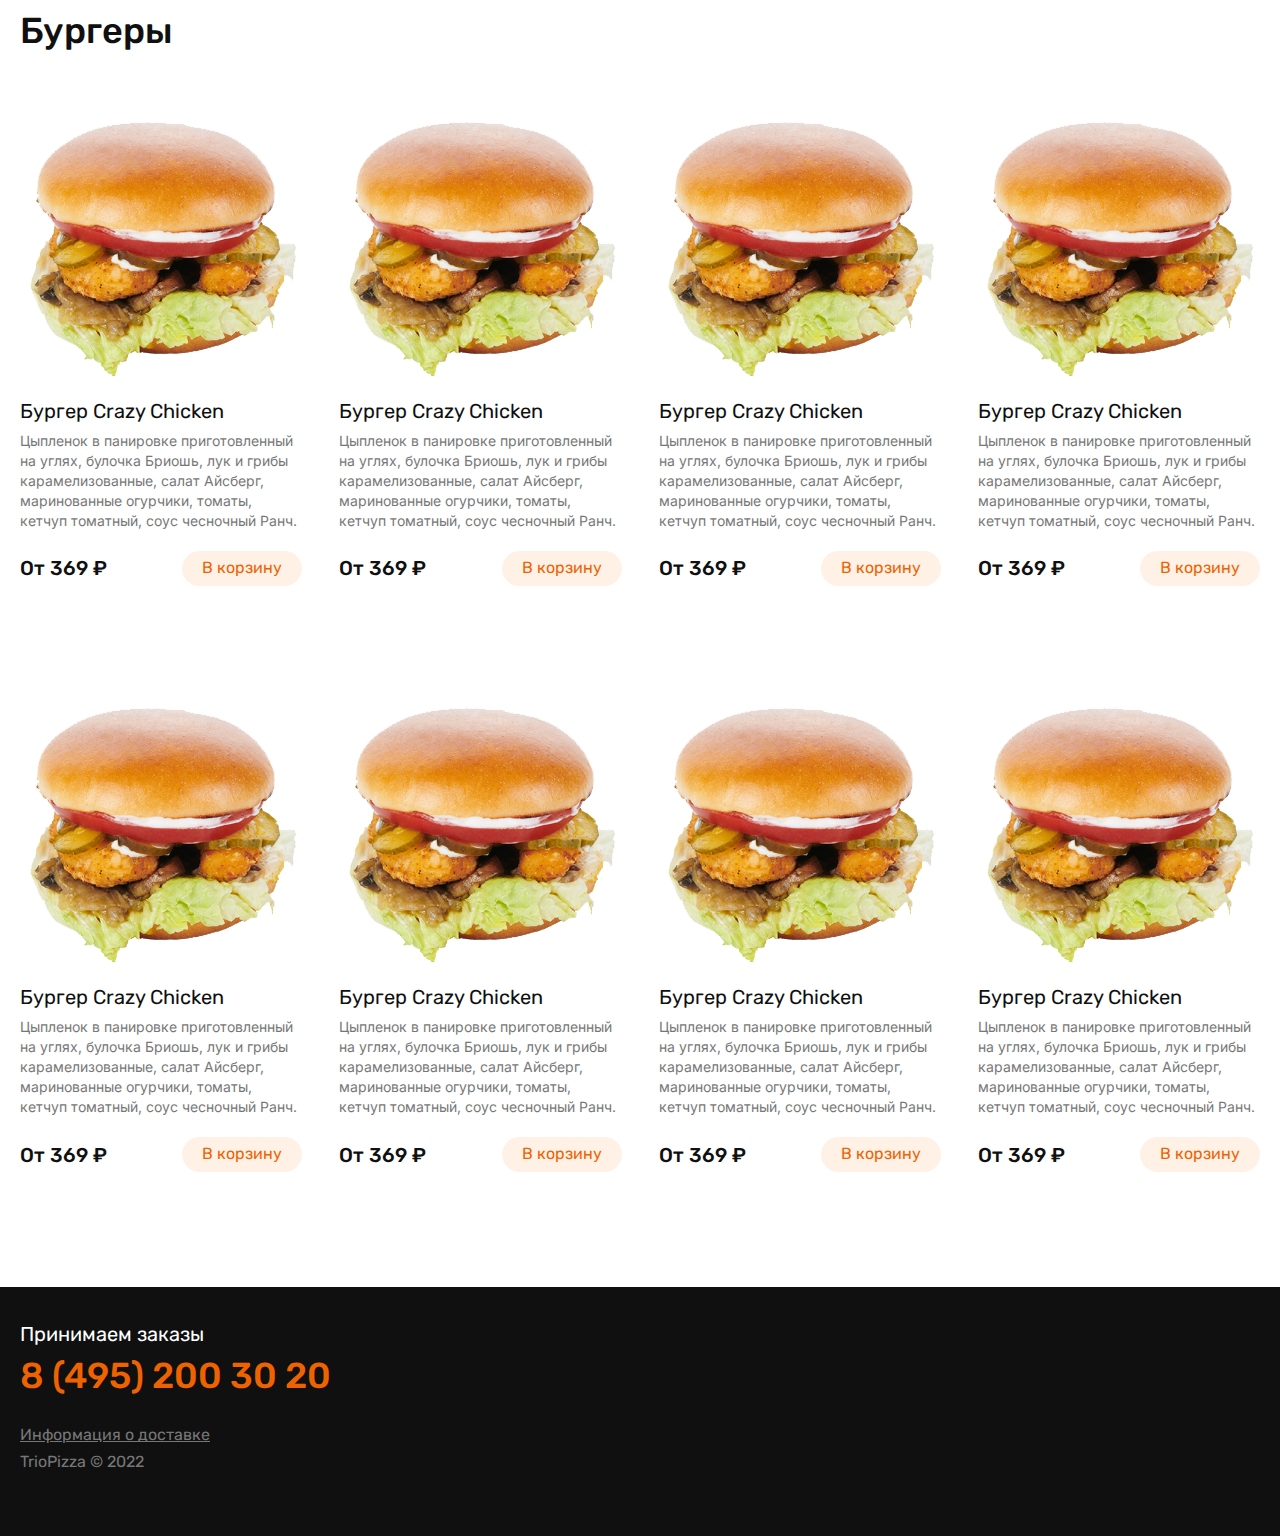
<file: restaurant.html>
<!doctype html>
<html lang="ru">
    <head>
        <meta charset="UTF-8">
        <meta name="viewport" content="width=device-width, initial-scale=1">
        <meta http-equiv="X-UA-Compatible" content="ie=edge">
        <link rel="preconnect" href="https://fonts.googleapis.com">
        <link rel="preconnect" href="https://fonts.gstatic.com" crossorigin>
        <link href="https://fonts.googleapis.com/css2?family=Inter&family=Rubik:wght@400;500&display=swap" rel="stylesheet">
        <title>Трио Пицца</title>
    <link href="css/main.css" rel="stylesheet"></head>
    <body>
        <header class="header container">
    <a href="index.html" class="header__logo">
        <img src="assets/logo.svg" alt="TrioPizza">
        <p>Доставка еды в Москве</p>
    </a>
    <div class="header__desktop">
        <a class="phone" href="tel:+74952003020">
            <span>8 (495) 200 30 20</span>
            <svg viewBox="0 0 25 25" height="24">
                <use href="assets/icons.svg#phone"/>
            </svg>
        </a>

        <div class="header__desktopSchedule">
            <p>Принимаем заказы с 9:00 до 23:00 </p>
            <div class="week">
                <div class="week__day">пн</div>
                <div class="week__day week__day--active">вт</div>
                <div class="week__day">ср</div>
                <div class="week__day">чт</div>
                <div class="week__day">пт</div>
                <div class="week__day">сб</div>
                <div class="week__day">вс</div>
            </div>
        </div>

        <div class="header__deliveryBtn" data-for-modal="delivery">Информация о доставке</div>

        <div id="cart_desktop" class="header__cart" data-for-modal="cart">
            <div class="header__cartImg">
                <div class="header__cartCount">3</div>
            </div>
            <div class="header__cartSum">1390 ₽</div>
        </div>

        <button type="button" class="btn btn--light" data-for-modal="login">Войти</button>
    </div>
    <div class="header__burger">
        <div></div>
        <div></div>
    </div>
    <div class="header__menu">
        <div class="header__schedule">
            <a href="tel:+74952003020" class="phone">8 (495) 200 30 20</a>
            <p>Принимаем заказы с 9:00 до 23:00 </p>
            <div class="week">
                <div class="week__day">пн</div>
                <div class="week__day week__day--active">вт</div>
                <div class="week__day">ср</div>
                <div class="week__day">чт</div>
                <div class="week__day">пт</div>
                <div class="week__day">сб</div>
                <div class="week__day">вс</div>
            </div>
        </div>
        <div class="header__delivery">
            <div class="delivery__clouds">
                <img src="assets/images/delivery/cloud1.svg" alt="">
                <img src="assets/images/delivery/cloud2.svg" alt="">
            </div>
            <div class="delivery__content container">
                <h2>Быстрая доставка</h2>
                <p class="orange">30-40 минут</p>
                <h3>Стоимость доставки</h3>

                <div class="delivery__block">
                    <p class="orange">159 ₽</p>
                    <p class="gray">Сумма заказа до 499 ₽</p>
                </div>
                <div class="delivery__block">
                    <p class="orange">79 ₽</p>
                    <p class="gray">Сумма заказа до 2999 ₽</p>
                </div>
                <div class="delivery__block">
                    <p class="orange">Бесплатная</p>
                    <p class="gray">Сумма заказа от 3000 ₽</p>
                </div>
            </div>
        </div>
    </div>
</header>

<div class="modal deliveryDesktop" data-modal="delivery">
    <div class="modal__container">
        <div class="modal__close"></div>
        <div class="modal__content">
            <div class="deliveryDesktop__container">
                <div class="deliveryDesktop__info">
                    <h2>Быстрая доставка</h2>
                    <p class="highlight descr">30-40 минут</p>

                    <h3>Стоимость доставки</h3>

                    <div class="deliveryDesktop__block">
                        <p class="highlight">159 ₽</p>
                        <p class="gray">Сумма заказа до 499 ₽</p>
                    </div>
                    <div class="deliveryDesktop__block">
                        <p class="highlight">79 ₽</p>
                        <p class="gray">Сумма заказа до 2999 ₽</p>
                    </div>
                    <div class="deliveryDesktop__block">
                        <p class="highlight">Бесплатная</p>
                        <p class="gray">Сумма заказа от 3000 ₽</p>
                    </div>
                </div>

                <div class="deliveryDesktop__img">
                    <img src="assets/images/delivery.svg" alt="">
                </div>
            </div>
        </div>
    </div>
</div>

        <div class="restaurant">
            <div class="container">
                <h2>Yes пицца</h2>
                <p class="restaurant__descr">Описание ресторана описание ресторана описание ресторана описание ресторана описание ресторана описание ресторана описание ресторана описание ресторанаописание ресторана описание ресторана описание ресторана</p>
            </div>
        </div>

        <div class="categories hide-scrollbar">
    <div class="container">
        <div class="categories__scrollable">
            <a href="#" class="categories__item categories__item--active">Пицца</a>
            <a href="#" class="categories__item">Бургеры</a>
            <a href="#" class="categories__item">Салаты и закуски</a>
            <a href="#" class="categories__item">Горячие блюда</a>
            <a href="#" class="categories__item">
                Полуфабрикаты
                <svg viewBox="0 0 20 19">
                    <use href="assets/icons.svg#leaf"/>
                </svg>
            </a>
        </div>
    </div>
</div>
        <div class="catalog container">
            <h2>Пицца</h2>
            <div class="catalog__grid">
                <div class="catalog__item">
                    <img class="catalog__image" src="assets/images/pizza1.png" alt="Пепперони">
                    <div class="catalog__name">Пепперони</div>
                    <div class="catalog__descr">Пикантная Пепперони, шампиньоны, сыр Моцарелла, фирменный пицца-соус, рукола</div>
                    <div class="catalog__priceMobile btn btn--light" data-for-modal="catalog1">от 369 ₽</div>
                    <div class="catalog__price">От 369 ₽</div>
                    <a class="catalog__toCart btn btn--light" data-for-modal="catalog1">Выбрать</a>
                </div>
                <div class="catalog__item">
                    <img class="catalog__image" src="assets/images/pizza1.png" alt="Пепперони">
                    <div class="catalog__name">Пепперони</div>
                    <div class="catalog__descr">Пикантная Пепперони, шампиньоны, сыр Моцарелла, фирменный пицца-соус, рукола</div>
                    <div class="catalog__priceMobile btn btn--light" data-for-modal="catalog2">от 369 ₽</div>
                    <div class="catalog__price">От 369 ₽</div>
                    <a class="catalog__toCart btn btn--light" data-for-modal="catalog2">Выбрать</a>
                </div>
                <div class="catalog__item">
                    <img class="catalog__image" src="assets/images/pizza1.png" alt="Пепперони">
                    <div class="catalog__name">Пепперони</div>
                    <div class="catalog__descr">Пикантная Пепперони, шампиньоны, сыр Моцарелла, фирменный пицца-соус, рукола</div>
                    <div class="catalog__priceMobile btn btn--light" data-for-modal="catalog2">от 369 ₽</div>
                    <div class="catalog__price">От 369 ₽</div>
                    <a class="catalog__toCart btn btn--light" data-for-modal="catalog2">Выбрать</a>
                </div>
                <div class="catalog__item">
                    <img class="catalog__image" src="assets/images/pizza1.png" alt="Пепперони">
                    <div class="catalog__name">Пепперони</div>
                    <div class="catalog__descr">Пикантная Пепперони, шампиньоны, сыр Моцарелла, фирменный пицца-соус, рукола</div>
                    <div class="catalog__priceMobile btn btn--light" data-for-modal="catalog2">от 369 ₽</div>
                    <div class="catalog__price">От 369 ₽</div>
                    <a class="catalog__toCart btn btn--light" data-for-modal="catalog2">Выбрать</a>
                </div>
                <div class="catalog__item">
                    <img class="catalog__image" src="assets/images/pizza1.png" alt="Пепперони">
                    <div class="catalog__name">Пепперони</div>
                    <div class="catalog__descr">Пикантная Пепперони, шампиньоны, сыр Моцарелла, фирменный пицца-соус, рукола</div>
                    <div class="catalog__priceMobile btn btn--light" data-for-modal="catalog2">от 369 ₽</div>
                    <div class="catalog__price">От 369 ₽</div>
                    <a class="catalog__toCart btn btn--light" data-for-modal="catalog2">Выбрать</a>
                </div>
                <div class="catalog__item">
                    <img class="catalog__image" src="assets/images/pizza1.png" alt="Пепперони">
                    <div class="catalog__name">Пепперони</div>
                    <div class="catalog__descr">Пикантная Пепперони, шампиньоны, сыр Моцарелла, фирменный пицца-соус, рукола</div>
                    <div class="catalog__priceMobile btn btn--light" data-for-modal="catalog2">от 369 ₽</div>
                    <div class="catalog__price">От 369 ₽</div>
                    <a class="catalog__toCart btn btn--light" data-for-modal="catalog2">Выбрать</a>
                </div>
            </div>
            <h2>Бургеры</h2>
            <div class="catalog__grid">
                <div class="catalog__item">
                    <img class="catalog__image" src="assets/images/burger1.png" alt="Бургер Crazy Chicken">
                    <div class="catalog__name">Бургер Crazy Chicken</div>
                    <div class="catalog__descr">Цыпленок в панировке приготовленный на углях, булочка Бриошь, лук и грибы карамелизованные, салат Айсберг, маринованные огурчики, томаты, кетчуп томатный, соус чесночный Ранч.</div>
                    <div class="catalog__priceMobile btn btn--light" data-for-modal="catalog4">от 369 ₽</div>
                    <div class="catalog__price">От 369 ₽</div>
                    <a class="catalog__toCart btn btn--light" data-for-modal="catalog4">В корзину</a>
                </div>
                <div class="catalog__item">
                    <img class="catalog__image" src="assets/images/burger1.png" alt="Бургер Crazy Chicken">
                    <div class="catalog__name">Бургер Crazy Chicken</div>
                    <div class="catalog__descr">Цыпленок в панировке приготовленный на углях, булочка Бриошь, лук и грибы карамелизованные, салат Айсберг, маринованные огурчики, томаты, кетчуп томатный, соус чесночный Ранч.</div>
                    <div class="catalog__priceMobile btn btn--light" data-for-modal="catalog4">от 369 ₽</div>
                    <div class="catalog__price">От 369 ₽</div>
                    <a class="catalog__toCart btn btn--light" data-add-to-cart="12">В корзину</a>
                </div>
                <div class="catalog__item">
                    <img class="catalog__image" src="assets/images/burger1.png" alt="Бургер Crazy Chicken">
                    <div class="catalog__name">Бургер Crazy Chicken</div>
                    <div class="catalog__descr">Цыпленок в панировке приготовленный на углях, булочка Бриошь, лук и грибы карамелизованные, салат Айсберг, маринованные огурчики, томаты, кетчуп томатный, соус чесночный Ранч.</div>
                    <div class="catalog__priceMobile btn btn--light" data-for-modal="catalog4">от 369 ₽</div>
                    <div class="catalog__price">От 369 ₽</div>
                    <a class="catalog__toCart btn btn--light" data-add-to-cart="13">В корзину</a>
                </div>
                <div class="catalog__item">
                    <img class="catalog__image" src="assets/images/burger1.png" alt="Бургер Crazy Chicken">
                    <div class="catalog__name">Бургер Crazy Chicken</div>
                    <div class="catalog__descr">Цыпленок в панировке приготовленный на углях, булочка Бриошь, лук и грибы карамелизованные, салат Айсберг, маринованные огурчики, томаты, кетчуп томатный, соус чесночный Ранч.</div>
                    <div class="catalog__priceMobile btn btn--light" data-for-modal="catalog4">от 369 ₽</div>
                    <div class="catalog__price">От 369 ₽</div>
                    <a class="catalog__toCart btn btn--light" data-add-to-cart="14">В корзину</a>
                </div>
                <div class="catalog__item">
                    <img class="catalog__image" src="assets/images/burger1.png" alt="Бургер Crazy Chicken">
                    <div class="catalog__name">Бургер Crazy Chicken</div>
                    <div class="catalog__descr">Цыпленок в панировке приготовленный на углях, булочка Бриошь, лук и грибы карамелизованные, салат Айсберг, маринованные огурчики, томаты, кетчуп томатный, соус чесночный Ранч.</div>
                    <div class="catalog__priceMobile btn btn--light" data-for-modal="catalog4">от 369 ₽</div>
                    <div class="catalog__price">От 369 ₽</div>
                    <a class="catalog__toCart btn btn--light" data-add-to-cart="15">В корзину</a>
                </div>
                <div class="catalog__item">
                    <img class="catalog__image" src="assets/images/burger1.png" alt="Бургер Crazy Chicken">
                    <div class="catalog__name">Бургер Crazy Chicken</div>
                    <div class="catalog__descr">Цыпленок в панировке приготовленный на углях, булочка Бриошь, лук и грибы карамелизованные, салат Айсберг, маринованные огурчики, томаты, кетчуп томатный, соус чесночный Ранч.</div>
                    <div class="catalog__priceMobile btn btn--light" data-for-modal="catalog4">от 369 ₽</div>
                    <div class="catalog__price">От 369 ₽</div>
                    <a class="catalog__toCart btn btn--light" data-add-to-cart="16">В корзину</a>
                </div>
                <div class="catalog__item">
                    <img class="catalog__image" src="assets/images/burger1.png" alt="Бургер Crazy Chicken">
                    <div class="catalog__name">Бургер Crazy Chicken</div>
                    <div class="catalog__descr">Цыпленок в панировке приготовленный на углях, булочка Бриошь, лук и грибы карамелизованные, салат Айсберг, маринованные огурчики, томаты, кетчуп томатный, соус чесночный Ранч.</div>
                    <div class="catalog__priceMobile btn btn--light" data-for-modal="catalog4">от 369 ₽</div>
                    <div class="catalog__price">От 369 ₽</div>
                    <a class="catalog__toCart btn btn--light" data-add-to-cart="17">В корзину</a>
                </div>
                <div class="catalog__item">
                    <img class="catalog__image" src="assets/images/burger1.png" alt="Бургер Crazy Chicken">
                    <div class="catalog__name">Бургер Crazy Chicken</div>
                    <div class="catalog__descr">Цыпленок в панировке приготовленный на углях, булочка Бриошь, лук и грибы карамелизованные, салат Айсберг, маринованные огурчики, томаты, кетчуп томатный, соус чесночный Ранч.</div>
                    <div class="catalog__priceMobile btn btn--light" data-for-modal="catalog4">от 369 ₽</div>
                    <div class="catalog__price">От 369 ₽</div>
                    <a class="catalog__toCart btn btn--light" data-add-to-cart="18">В корзину</a>
                </div>
            </div>
        </div>
        <div class="toolbar">
    <a href="index.html" class="toolbar__btn toolbar__btn--active">
        <svg viewBox="0 0 26 21">
            <use href="assets/icons.svg#main"/>
        </svg>
        <p>Главная</p>
    </a>
    <a href="account.html" class="toolbar__btn">
        <svg viewBox="0 0 19 21">
            <use href="assets/icons.svg#profile"/>
        </svg>
        <p>Профиль</p>
    </a>
    <a href="tel:+74952003020" class="toolbar__btn">
        <svg viewBox="0 0 25 25" height="24">
            <use href="assets/icons.svg#phone"/>
        </svg>
        <p>Позвонить</p>
    </a>
    <div id="cart_mobile" class="toolbar__btn" data-for-modal="cart">
        <span class="toolbar__badge">3</span>
        <svg viewBox="0 0 19 21">
            <use href="assets/icons.svg#cart"/>
        </svg>
        <p>Корзина</p>
    </div>
</div>
        <footer class="footer">
    <div class="container">
        <p class="footer__title">Принимаем заказы</p>
        <p class="footer__phone">
            <a href="tel:+74952003020">8 (495) 200 30 20</a>
        </p>
        <a class="footer__delivery" data-for-modal="delivery">Информация о доставке</a>
        <p class="footer__copy">TrioPizza © 2022</p>
    </div>
</footer>

        <div class="modal" data-modal="catalog1">
    <div class="modal__container">
        <div class="modal__close"></div>
        <div class="modal__content">
            <form name="product1form" onsubmit="" class="product">
                <div class="product__img product__img--pizza" data-toggle="toggle-product-1">
                    <div class="product__imgWrap">
                        <img src="assets/images/pizza_product.png" alt="">
                    </div>
                </div>
                <div class="product__info">
                    <p class="product__title">Пепперони</p>
                    <p class="product__weight">460 г</p>
                    <p class="product__compound">Пикантная Пепперони, шампиньоны, сыр Моцарелла, фирменный пицца-соус, рукола</p>
                    <div class="product__toggle">
                        <fieldset class="toggle" id="toggle-product-1">
                            <input id="product-1-whole" type="radio" name="product-1-toggle" value="0">
                            <label for="product-1-whole" class="toggle__option">Целая</label>
                            <input id="product-1-half" type="radio" name="product-1-toggle" value="1">
                            <label for="product-1-half" class="toggle__option">Половина</label>
                        </fieldset>
                    </div>
                    <div class="product__compoundTable">
                        <p class="product__compoundTableRow">
                            <span>Пищевая ценность на 100 г</span>
                        </p>
                        <p class="product__compoundTableRow">
                            <span>Энерг. ценность</span>
                            <span class="product__compoundTableUnderline"></span>
                            <span>246 ккал</span>
                        </p>
                        <p class="product__compoundTableRow">
                            <span>Белки</span>
                            <span class="product__compoundTableUnderline"></span>
                            <span>246 ккал</span>
                        </p>
                        <p class="product__compoundTableRow">
                            <span>Жиры</span>
                            <span class="product__compoundTableUnderline"></span>
                            <span>246 ккал</span>
                        </p>
                        <p class="product__compoundTableRow">
                            <span>Углеводы</span>
                            <span class="product__compoundTableUnderline"></span>
                            <span>246 ккал</span>
                        </p>
                    </div>
                    <a href="#" class="btn product__btn" data-for-modal="cart" data-add-to-cart="9">Добавить в корзину за 369 ₽ </a>
                </div>
            </form>
        </div>
    </div>
</div>

<div class="modal" data-modal="catalog2">
    <div class="modal__container">
        <div class="modal__close"></div>
        <div class="modal__content">
            <form name="product1form" onsubmit="" class="product">
                <div class="product__img product__img--pizza" data-toggle="toggle-product-2">
                    <div class="product__imgWrap">
                        <img src="assets/images/pizza_product.png" alt="">
                    </div>
                </div>
                <div class="product__info">
                    <p class="product__title">Пепперони</p>
                    <p class="product__weight">460 г</p>
                    <p class="product__compound">Пикантная Пепперони, шампиньоны, сыр Моцарелла, фирменный пицца-соус, рукола</p>
                    <div class="product__toggle">
                        <fieldset class="toggle" id="toggle-product-2">
                            <input id="product-2-whole" type="radio" name="product-2-toggle" value="0">
                            <label for="product-2-whole" class="toggle__option">Целая</label>
                            <input id="product-2-half" type="radio" name="product-2-toggle" value="1">
                            <label for="product-2-half" class="toggle__option">Половина</label>
                        </fieldset>
                    </div>
                    <div class="product__compoundTable">
                        <p class="product__compoundTableRow">
                            <span>Пищевая ценность на 100 г</span>
                        </p>
                        <p class="product__compoundTableRow">
                            <span>Энерг. ценность</span>
                            <span class="product__compoundTableUnderline"></span>
                            <span>246 ккал</span>
                        </p>
                        <p class="product__compoundTableRow">
                            <span>Белки</span>
                            <span class="product__compoundTableUnderline"></span>
                            <span>246 ккал</span>
                        </p>
                        <p class="product__compoundTableRow">
                            <span>Жиры</span>
                            <span class="product__compoundTableUnderline"></span>
                            <span>246 ккал</span>
                        </p>
                        <p class="product__compoundTableRow">
                            <span>Углеводы</span>
                            <span class="product__compoundTableUnderline"></span>
                            <span>246 ккал</span>
                        </p>
                    </div>
                    <a href="#" class="btn product__btn" data-for-modal="cart" data-add-to-cart="10">Добавить в корзину за 369 ₽ </a>
                </div>
            </form>
        </div>
    </div>
</div>

<div class="modal" data-modal="catalog4">
    <div class="modal__container">
        <div class="modal__close"></div>
        <div class="modal__content">
            <form name="product3form" onsubmit="" class="product">
                <div class="product__img">
                    <div class="product__imgWrap">
                        <img src="assets/images/burger_product.png" alt="">
                    </div>
                </div>
                <div class="product__info">
                    <p class="product__title">Бургер Crazy Chicken</p>
                    <p class="product__weight">460 г</p>
                    <p class="product__compound">Цыпленок в панировке приготовленный на углях, булочка Бриошь, лук и грибы карамелизованные, салат Айсберг, маринованные огурчики, томаты, кетчуп томатный, соус чесночный Ранч</p>

                    <div class="product__compoundTable">
                        <p class="product__compoundTableRow">
                            <span>Пищевая ценность на 100 г</span>
                        </p>
                        <p class="product__compoundTableRow">
                            <span>Энерг. ценность</span>
                            <span class="product__compoundTableUnderline"></span>
                            <span>246 ккал</span>
                        </p>
                        <p class="product__compoundTableRow">
                            <span>Белки</span>
                            <span class="product__compoundTableUnderline"></span>
                            <span>246 ккал</span>
                        </p>
                        <p class="product__compoundTableRow">
                            <span>Жиры</span>
                            <span class="product__compoundTableUnderline"></span>
                            <span>246 ккал</span>
                        </p>
                        <p class="product__compoundTableRow">
                            <span>Углеводы</span>
                            <span class="product__compoundTableUnderline"></span>
                            <span>246 ккал</span>
                        </p>
                    </div>
                    <a href="#" class="btn product__btn" data-for-modal="cart" data-add-to-cart="11">Добавить в корзину за 369 ₽ </a>
                </div>
            </form>
        </div>
    </div>
</div>
        <div class="modal modal--grey" data-modal="cart" id="cart_modal">
    <div class="modal__container">
        <div class="modal__close"></div>
        <div class="modal__content cart">
            <div class="cart__items" id="cart-items">
                <div class="cartItem" data-cart-item="first-cart-product-id" data-price="0">
                    <img src="assets/images/cart/cart1.png" class="cartItem__img" alt="">
                    <p class="cartItem__title">Pizza</p>
                    <p class="cartItem__weight">400 г</p>
                    <div class="cartItem__sum">0.00 ₽</div>
                    <div class="cartItem__delete"></div>
                </div>

                <div class="cartItem" data-cart-item="second-cart-product-id" data-price="650">
                    <img src="assets/images/cart/cart1.png" class="cartItem__img" alt="">
                    <p class="cartItem__title">Pizza</p>
                    <p class="cartItem__weight">400 г</p>
                    <div class="cartItem__counter btn btn--light">
                        <div class="cartItem__counter__minus">-</div>
                        <div class="cartItem__counter__quantity">2</div>
                        <div class="cartItem__counter__plus">+</div>
                    </div>
                    <div class="cartItem__sum">1300.00 ₽</div>
                    <div class="cartItem__delete"></div>
                </div>

            </div>

            <div class="cart__form">
                <form onsubmit="" name="cart">
                    <div class="input input--promocode">
                        <input type="text" name="cart_promocode" id="cart_promocode" placeholder=" ">
                        <label for="cart_promocode">Промокод</label>
                        <button id="cart_promocode_submit" type="button" class="link">Применить</button>
                        <span class="input__error">Неверный промокод</span>
                    </div>

                    <script>
                        //валидация промокода
                        const RIGHT_CODE = 'GHS577ET2'
                        const cartPromocodeBtn = document.getElementById('cart_promocode_submit')
                        const cartPromocodeInput = document.getElementById('cart_promocode')
                        const cartPromocodeWrap = cartPromocodeInput.parentElement

                        cartPromocodeBtn.addEventListener('click', function () {
                            if (cartPromocodeInput.value === RIGHT_CODE) {
                                console.log('code accepted')
                                cartPromocodeWrap.classList.remove('input--error')
                                cartPromocodeWrap.classList.add('input--accepted')
                            }
                            else {
                                console.log('wrong code')
                                cartPromocodeWrap.classList.remove('input--accepted')
                                cartPromocodeWrap.classList.add('input--error')
                            }
                        })

                        //если код принят но юзер начал менять поле - убираем галку
                        // и возвращаем кнопку "применить"
                        cartPromocodeInput.addEventListener('input', function (e) {
                            if (cartPromocodeWrap.classList.contains('input--accepted')) {
                                if (e.target.value !== RIGHT_CODE) {
                                    cartPromocodeWrap.classList.remove('input--accepted')
                                }
                            }
                        })
                    </script>

                    <div class="cart__summary">
                        <p><span>4 товара</span><span>1677 ₽</span></p>
                        <p><span>Доставка</span><span>79 ₽</span></p>
                        <p><span>Сумма заказа</span><span class="cart__total">1756 ₽</span></p>
                    </div>
                    <a href="checkout.html" class="btn btn--fullWidth">Оформить заказ</a>
                </form>
            </div>
        </div>
    </div>
</div>
        <div class="modal modal--address" data-modal="change-address">
    <div class="modal__container">
        <div class="modal__close"></div>
        <h1 class="modal__title">Изменить адрес</h1>
        <div class="modal__content changeAddress">
            <form onsubmit="" name="change-address">
                <div class="input">
                    <input type="text" name="address_street" id="address_street" placeholder=" ">
                    <label for="address_street">Улица</label>
                </div>
                <div class="input">
                    <input type="text" name="address_house" id="address_house" placeholder=" ">
                    <label for="address_house">Дом</label>
                </div>
                <div class="input">
                    <input type="text" name="address_building" id="address_building" placeholder=" ">
                    <label for="address_building">Строение</label>
                </div>
                <div class="input">
                    <input type="text" name="address_apt" id="address_apt" placeholder=" ">
                    <label for="address_apt">Квартира</label>
                </div>
                <div class="input">
                    <input type="text" name="address_entrance" id="address_entrance" placeholder=" ">
                    <label for="address_entrance">Подъезд</label>
                </div>
                <div class="input">
                    <input type="text" name="address_floor" id="address_floor" placeholder=" ">
                    <label for="address_floor">Этаж</label>
                </div>

                <div class="changeAddress__btns">
                    <a href="#" class="changeAddress__delete">Удалить адрес</a>
                    <button type="submit" class="btn changeAddress__save">Сохранить</button>
                </div>
            </form>
        </div>
    </div>
</div>
        <div class="modal login" data-modal="login" id="login_modal">
    <div class="modal__container">
        <div class="modal__close"></div>
        <div class="modal__content">
            <h2>Вход на сайт</h2>
            <!-- start Отправить код -->
            <form name="login_send_code" class="login__phoneForm">
                <div class="input">
                    <input type="text" name="login_phone" id="login_phone" placeholder=" ">
                    <label for="login_phone">Номер телефона</label>
                </div>

                <button type="button" class="btn btn--fullWidth login__sendCode">Выслать код</button>
            </form>
            <!-- end Отправить код -->
            <!-- start Ввести код -->
            <form name="login_enter_code" class="login__codeForm hidden">
                <div class="login__descr">Код отправили на</div>
                <div class="login__sentTo">
                    <span class="login__sentToNumber">+7 900 100 00 00</span>
                    <a class="link">Изменить</a>
                </div>
                <div class="login__code" id="login_code"></div>
                <button type="button" class="btn btn--fullWidth login__repeatCode" disabled="disabled">Получить новый код через 10 сек.</button>
            </form>
            <!-- end Ввести код -->
            <div class="login__terms">
                <svg viewBox="0 0 12 9" width="12">
                    <use href="assets/icons.svg#check"></use>
                </svg>
                Cогласен на обработку <a href="#">персональных данных</a>
            </div>
        </div>
    </div>
</div>
    <script defer="defer" src="js/169.js"></script><script defer="defer" src="js/main.js"></script></body>
</html>
</file>
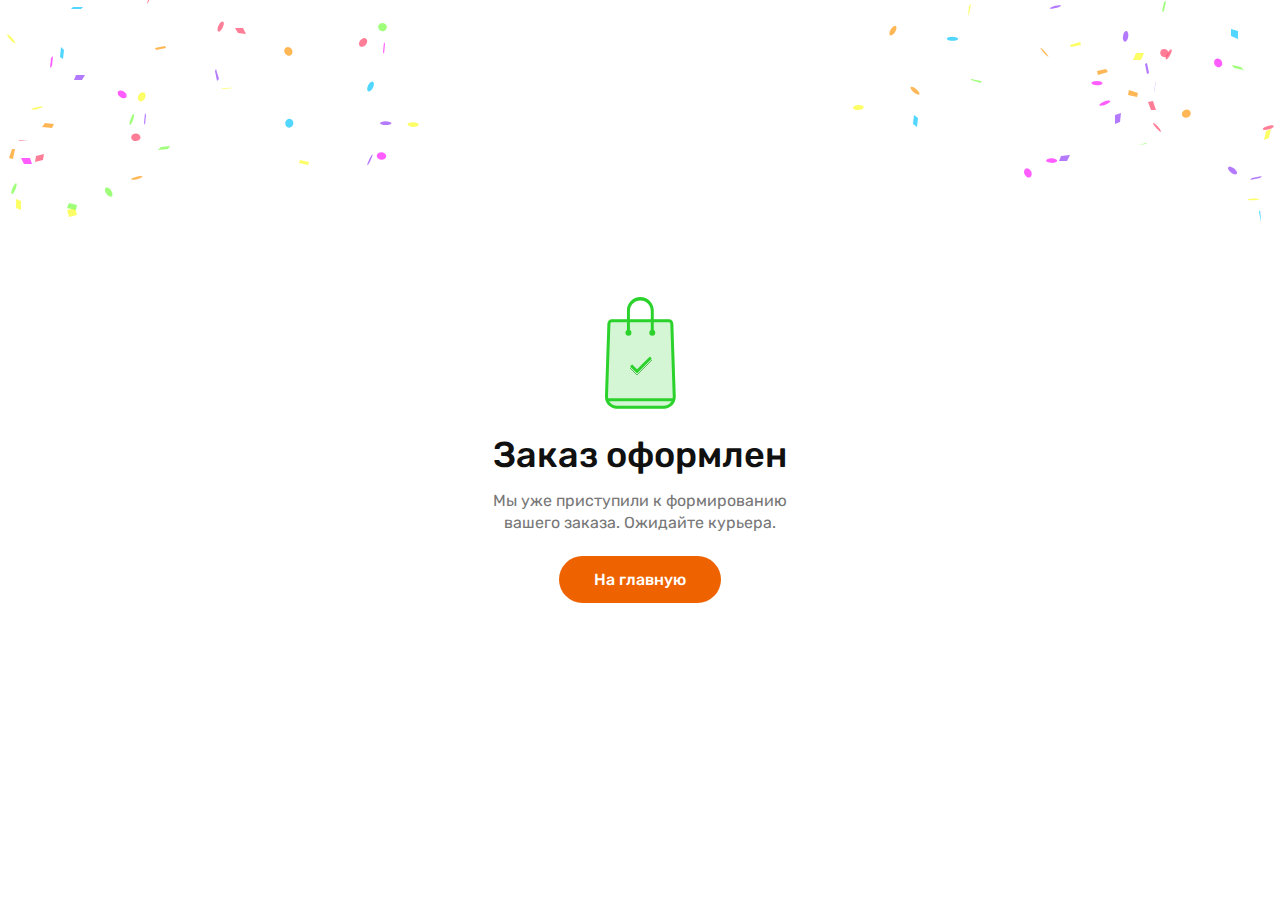
<file: success.html>
<!doctype html>
<html lang="ru">
<head>
    <meta charset="UTF-8">
    <meta name="viewport" content="width=device-width, initial-scale=1">
    <meta http-equiv="X-UA-Compatible" content="ie=edge">
    <link rel="preconnect" href="https://fonts.googleapis.com">
    <link rel="preconnect" href="https://fonts.gstatic.com" crossorigin>
    <link href="https://fonts.googleapis.com/css2?family=Inter&family=Rubik:wght@400;500&display=swap" rel="stylesheet">
    <title>Трио Пицца</title>
<link href="css/main.css" rel="stylesheet"></head>
    <body>
        <div class="success" id="success">
            <img src="assets/bag.svg" alt="">
            <h2>Заказ оформлен</h2>
            <p class="success__descr">Мы уже приступили к формированию вашего заказа. Ожидайте курьера.</p>
            <a href="index.html" class="btn">На главную</a>
        </div>
    <script defer="defer" src="js/169.js"></script><script defer="defer" src="js/main.js"></script></body>
</html>
</file>
<file: css/main.css>
/*! normalize.css v8.0.1 | MIT License | github.com/necolas/normalize.css */
html {
    -webkit-text-size-adjust: 100%;
    line-height: 1.15;
}
body {
    margin: 0;
}
main {
    display: block;
}
h1 {
    font-size: 2em;
    margin: 0.67em 0;
}
hr {
    box-sizing: content-box;
    height: 0;
    overflow: visible;
}
pre {
    font-family: monospace, monospace;
    font-size: 1em;
}
a {
    background-color: transparent;
}
abbr[title] {
    border-bottom: none;
    text-decoration: underline;
    text-decoration: underline dotted;
}
b,
strong {
    font-weight: bolder;
}
code,
kbd,
samp {
    font-family: monospace, monospace;
    font-size: 1em;
}
small {
    font-size: 80%;
}
sub,
sup {
    font-size: 75%;
    line-height: 0;
    position: relative;
    vertical-align: baseline;
}
sub {
    bottom: -0.25em;
}
sup {
    top: -0.5em;
}
img {
    border-style: none;
}
button,
input,
optgroup,
select,
textarea {
    font-family: inherit;
    font-size: 100%;
    line-height: 1.15;
    margin: 0;
}
button,
input {
    overflow: visible;
}
button,
select {
    text-transform: none;
}
[type="button"],
[type="reset"],
[type="submit"],
button {
    -webkit-appearance: button;
}
[type="button"]::-moz-focus-inner,
[type="reset"]::-moz-focus-inner,
[type="submit"]::-moz-focus-inner,
button::-moz-focus-inner {
    border-style: none;
    padding: 0;
}
[type="button"]:-moz-focusring,
[type="reset"]:-moz-focusring,
[type="submit"]:-moz-focusring,
button:-moz-focusring {
    outline: 1px dotted ButtonText;
}
fieldset {
    padding: 0.35em 0.75em 0.625em;
}
legend {
    box-sizing: border-box;
    color: inherit;
    display: table;
    max-width: 100%;
    padding: 0;
    white-space: normal;
}
progress {
    vertical-align: baseline;
}
textarea {
    overflow: auto;
}
[type="checkbox"],
[type="radio"] {
    box-sizing: border-box;
    padding: 0;
}
[type="number"]::-webkit-inner-spin-button,
[type="number"]::-webkit-outer-spin-button {
    height: auto;
}
[type="search"] {
    -webkit-appearance: textfield;
    outline-offset: -2px;
}
[type="search"]::-webkit-search-decoration {
    -webkit-appearance: none;
}
::-webkit-file-upload-button {
    -webkit-appearance: button;
    font: inherit;
}
details {
    display: block;
}
summary {
    display: list-item;
}
[hidden],
template {
    display: none;
}
.container {
    margin: 0 auto;
    padding: 0 15px;
    width: 100%;
}
@media (min-width: 1024px) {
    .container {
        max-width: 1320px;
        padding: 0 20px;
    }
}
.glide {
    box-sizing: border-box;
    position: relative;
    width: 100%;
}
.glide * {
    box-sizing: inherit;
}
.glide__slides,
.glide__track {
    overflow: hidden;
}
.glide__slides {
    backface-visibility: hidden;
    display: flex;
    flex-wrap: nowrap;
    list-style: none;
    margin: 0;
    padding: 0;
    position: relative;
    touch-action: pan-Y;
    transform-style: preserve-3d;
    white-space: nowrap;
    width: 100%;
    will-change: transform;
}
.glide__slide,
.glide__slides--dragging {
    user-select: none;
}
.glide__slide {
    -webkit-touch-callout: none;
    -webkit-tap-highlight-color: transparent;
    flex-shrink: 0;
    height: 100%;
    white-space: normal;
    width: 100%;
}
.glide__slide a {
    -webkit-user-drag: none;
    user-select: none;
    -moz-user-select: none;
    -ms-user-select: none;
}
.glide__arrows,
.glide__bullets {
    -webkit-touch-callout: none;
    user-select: none;
}
.glide--rtl {
    direction: rtl;
}
.glide__arrow {
    background-color: transparent;
    border: 2px solid hsla(0, 0%, 100%, 0.5);
    border-radius: 4px;
    box-shadow: 0 0.25em 0.5em 0 rgba(0, 0, 0, 0.1);
    color: #fff;
    cursor: pointer;
    display: block;
    line-height: 1;
    opacity: 1;
    padding: 9px 12px;
    position: absolute;
    text-shadow: 0 0.25em 0.5em rgba(0, 0, 0, 0.1);
    text-transform: uppercase;
    top: 50%;
    transform: translateY(-50%);
    transition: opacity 0.15s ease, border 0.3s ease-in-out;
    z-index: 2;
}
.glide__arrow:focus {
    outline: none;
}
.glide__arrow:hover {
    border-color: #fff;
}
.glide__arrow--left {
    left: 2em;
}
.glide__arrow--right {
    right: 2em;
}
.glide__arrow--disabled {
    opacity: 0.33;
}
.glide__bullets {
    bottom: 2em;
    display: inline-flex;
    left: 50%;
    list-style: none;
    position: absolute;
    transform: translateX(-50%);
    z-index: 2;
}
.glide__bullet {
    background-color: hsla(0, 0%, 100%, 0.5);
    border: 2px solid transparent;
    border-radius: 50%;
    box-shadow: 0 0.25em 0.5em 0 rgba(0, 0, 0, 0.1);
    cursor: pointer;
    height: 9px;
    line-height: 0;
    margin: 0 0.25em;
    padding: 0;
    transition: all 0.3s ease-in-out;
    width: 9px;
}
.glide__bullet:focus {
    outline: none;
}
.glide__bullet:focus,
.glide__bullet:hover {
    background-color: hsla(0, 0%, 100%, 0.5);
    border: 2px solid #fff;
}
.glide__bullet--active {
    background-color: #fff;
}
.glide--swipeable {
    cursor: grab;
    cursor: -moz-grab;
    cursor: -webkit-grab;
}
.glide--dragging {
    cursor: grabbing;
    cursor: -moz-grabbing;
    cursor: -webkit-grabbing;
}
body,
html {
    font-family: Rubik, sans-serif;
}
.no-scroll {
    overflow: hidden;
}
p {
    margin-bottom: 18px;
    margin-top: 0;
}
*,
:after,
:before {
    box-sizing: border-box;
}
.hide-scrollbar::-webkit-scrollbar {
    display: none;
}
h2 {
    color: #101010;
    font-size: 24px;
    font-weight: 500;
    margin: 0 0 20px;
}
@media (min-width: 1024px) {
    h2 {
        font-size: 36px;
    }
}
.week {
    align-items: center;
    display: flex;
    justify-content: center;
}
.week__day {
    color: #777;
    cursor: default;
    font-size: 15px;
    margin-right: 5px;
    padding: 7px 5px 5px;
    text-transform: uppercase;
}
.week__day:last-child {
    margin-right: 0;
}
.week__day--active {
    background: #ee6300;
    border-radius: 100px;
    color: #fff;
}
.toggle {
    align-items: center;
    background: #f3f3f7;
    border: none;
    border-radius: 100px;
    display: flex;
    height: 48px;
    padding: 4px;
    position: relative;
    width: 100%;
}
.toggle input {
    height: 0;
    opacity: 0;
    width: 0;
}
.toggle:before {
    background: #fff;
    border-radius: 100px;
    box-shadow: 0 0 10px rgba(111, 111, 136, 0.15);
    content: "";
    display: block;
    height: calc(100% - 8px);
    left: 4px;
    position: absolute;
    top: 4px;
    transition: all 0.2s ease;
    width: calc(50% - 4px);
}
.toggle--left:before {
    left: 50%;
}
.toggle__option {
    align-items: center;
    color: #101010;
    cursor: pointer;
    display: flex;
    height: 100%;
    justify-content: center;
    position: relative;
    width: 50%;
}
.link {
    background: none;
    border: none;
    color: #ee6300;
    cursor: pointer;
    font-size: 16px;
    padding: 0;
    text-decoration: none;
}
.restaurant {
    background: linear-gradient(180deg, #fffbf9, rgba(255, 251, 249, 0));
    margin-bottom: 30px;
    padding: 34px 0;
}
.restaurant__descr {
    color: #777;
    font-size: 14px;
    line-height: 20px;
    margin-bottom: 0;
    max-width: 980px;
}
@media (min-width: 1024px) {
    .restaurant {
        margin-bottom: 48px;
        padding: 34px 0 47px;
    }
}
.arrow {
    background-color: transparent;
    border: none;
    cursor: pointer;
    height: 23px;
    padding: 0;
    position: absolute;
    top: calc(50% - 41.5px);
    width: 15px;
}
.arrow--prev {
    background: url(../img/arrow_prev.svg) no-repeat;
    left: -30px;
}
.arrow--next {
    background: url(../img/arrow_next.svg) no-repeat;
    right: -30px;
}
@media (min-width: 1024px) {
    .arrow--prev {
        left: 10px;
    }
    .arrow--next {
        right: 10px;
    }
}
@media screen and (min-width: 1420px) {
    .arrow--prev {
        left: -30px;
    }
    .arrow--next {
        right: -30px;
    }
}
.tippy-box {
    background-color: #101010 !important;
}
.tippy-content {
    padding: 9px 15px !important;
}
.tippy-arrow {
    color: #101010 !important;
}
[data-tippy-root] {
    z-index: 100 !important;
}
input:-internal-autofill-selected,
input:-webkit-autofill,
input:-webkit-autofill:focus,
input:-webkit-autofill:hover,
select:-webkit-autofill,
select:-webkit-autofill:focus,
select:-webkit-autofill:hover,
textarea:-webkit-autofill,
textarea:-webkit-autofill:focus,
textarea:-webkit-autofill:hover {
    background: #fff !important;
    transition: background-color 10000s;
}
.tippy-box[data-animation="fade"][data-state="hidden"] {
    opacity: 0;
}
[data-tippy-root] {
    max-width: calc(100vw - 10px);
}
.tippy-box {
    background-color: #333;
    border-radius: 4px;
    color: #fff;
    font-size: 14px;
    line-height: 1.4;
    outline: 0;
    position: relative;
    transition-property: transform, visibility, opacity;
    white-space: normal;
}
.tippy-box[data-placement^="top"] > .tippy-arrow {
    bottom: 0;
}
.tippy-box[data-placement^="top"] > .tippy-arrow:before {
    border-top-color: initial;
    border-width: 8px 8px 0;
    bottom: -7px;
    left: 0;
    transform-origin: center top;
}
.tippy-box[data-placement^="bottom"] > .tippy-arrow {
    top: 0;
}
.tippy-box[data-placement^="bottom"] > .tippy-arrow:before {
    border-bottom-color: initial;
    border-width: 0 8px 8px;
    left: 0;
    top: -7px;
    transform-origin: center bottom;
}
.tippy-box[data-placement^="left"] > .tippy-arrow {
    right: 0;
}
.tippy-box[data-placement^="left"] > .tippy-arrow:before {
    border-left-color: initial;
    border-width: 8px 0 8px 8px;
    right: -7px;
    transform-origin: center left;
}
.tippy-box[data-placement^="right"] > .tippy-arrow {
    left: 0;
}
.tippy-box[data-placement^="right"] > .tippy-arrow:before {
    border-right-color: initial;
    border-width: 8px 8px 8px 0;
    left: -7px;
    transform-origin: center right;
}
.tippy-box[data-inertia][data-state="visible"] {
    transition-timing-function: cubic-bezier(0.54, 1.5, 0.38, 1.11);
}
.tippy-arrow {
    color: #333;
    height: 16px;
    width: 16px;
}
.tippy-arrow:before {
    border-color: transparent;
    border-style: solid;
    content: "";
    position: absolute;
}
.tippy-content {
    padding: 5px 9px;
    position: relative;
    z-index: 1;
}
.account {
    padding: 20px 0 30px;
}
.account h2 {
    margin-bottom: 30px;
}
.account__input {
    margin-bottom: 20px;
}
.account__tooltip {
    align-items: center;
    display: flex;
    margin-bottom: 0;
    padding-bottom: 15px;
    padding-top: 5px;
}
.account__tooltipIcon {
    background-image: url(../img/info.svg);
    background-repeat: no-repeat;
    display: block;
    height: 15px;
    margin-left: 6px;
    width: 14px;
}
.account__birthday {
    margin-bottom: 30px;
}
.account__birthday button {
    margin-top: 10px;
}
.account__birthday input::-webkit-calendar-picker-indicator {
    background-image: url(../img/date.svg);
    width: 14px;
}
.account__addresses {
    border: none;
    margin: 0 0 50px;
    padding: 0;
}
.account__address {
    background: #f3f3f7;
    border-radius: 4px;
    margin-bottom: 20px;
    padding: 15px;
}
.account__address .link {
    display: inline-block;
    margin: 3px 0 0 30px;
}
.account__logout {
    display: inline-block;
}
.account .history {
    margin-bottom: 40px;
}
.account .history__title {
    margin-bottom: 20px;
}
.account .history__descr {
    color: #777;
    font-size: 14px;
    line-height: 20px;
    margin-bottom: 25px;
}
.account .history__no {
    padding: 10px 45px 10px 10px;
}
.account .history__date {
    padding: 10px 15px 10px 0;
}
.account .history__sum {
    padding: 10px 40px 10px 0;
}
.account .history__head {
    background: #f3f3f7;
    color: #777;
    margin-bottom: 10px;
    padding-bottom: 5px;
    padding-top: 8px;
}
.account .history .history__head.history__no {
    border-bottom-left-radius: 4px;
    border-top-left-radius: 4px;
}
.account .history .history__head.history__sum {
    border-bottom-right-radius: 4px;
    border-top-right-radius: 4px;
}
.account .history__grid {
    display: grid;
    grid-template-columns: min-content 1fr min-content;
}
@media (min-width: 1024px) {
    .account {
        padding-bottom: 80px;
    }
    .account__wrap {
        max-width: 620px;
    }
    .account__input {
        max-width: 300px;
    }
    .account__birthday {
        align-items: center;
        display: flex;
        margin-bottom: 40px;
        max-width: unset;
    }
    .account__birthday input {
        max-width: 300px;
    }
    .account__birthday button {
        margin-left: 20px;
        margin-top: 0;
    }
    .account__address {
        display: flex;
        justify-content: space-between;
        padding: 20px;
    }
    .account .history {
        margin-bottom: 70px;
    }
    .account .history__title {
        margin-bottom: 8px;
    }
    .account .history__grid {
        grid-template-columns: min-content max-content 1fr;
    }
    .account .history__sum {
        padding: 10px 40px 10px 90px;
    }
}
.btn {
    background: #ee6300;
    border: none;
    border-radius: 100px;
    color: #fff;
    cursor: pointer;
    display: inline-block;
    font-size: 16px;
    font-weight: 500;
    outline: none;
    padding: 15px 35px 14px;
    text-align: center;
    text-decoration: none;
    transition: all 0.1s ease;
}
.btn:hover {
    background: #f36f10;
}
.btn:disabled {
    background: #f3f3f7;
    color: #b7b9c1;
    pointer-events: none;
}
.btn--fullWidth {
    width: 100%;
}
.btn--light {
    background: #fff1e6;
    color: #ee6300;
    font-weight: 400;
    padding: 8px 20px 9px;
}
.btn--light:hover {
    background: #ffebda;
}
.cart {
    display: flex;
    flex-direction: column;
    height: calc(100vh - 63px);
    padding-top: 20px;
}
.cart__items {
    overflow-y: auto;
}
.cart__form {
    background: #fff;
    margin: auto -15px -20px;
    padding: 25px 15px 30px;
}
.cart__summary {
    margin-bottom: 17px;
    margin-top: 28px;
    padding: 0 17px;
}
.cart__summary p {
    display: flex;
    font-size: 16px;
    justify-content: space-between;
    margin-bottom: 9px;
}
.cart__total {
    color: #ee6300;
    font-size: 20px;
}
.cartItem {
    background-color: #fff;
    border-radius: 5px;
    box-shadow: 0 0 10px rgba(111, 111, 136, 0.15);
    display: grid;
    grid-template-areas: "img title title title" "img weight weight weight" "img counter sum delete";
    grid-template-columns: 100px minmax(0, max-content) 1fr auto;
    grid-template-rows: minmax(28px, auto) 1fr 30px;
    margin-bottom: 15px;
    padding: 15px;
}
.cartItem__img {
    align-self: center;
    display: block;
    grid-area: img;
}
.cartItem__title {
    align-self: center;
    color: #101010;
    font-size: 16px;
    font-weight: 400;
    grid-area: title;
    line-height: 19px;
    margin-bottom: 0;
    margin-left: 15px;
    padding-bottom: 2px;
}
.cartItem__weight {
    color: #777;
    font-size: 14px;
    grid-area: weight;
    margin-bottom: 0;
    margin-left: 15px;
}
.cartItem__counter {
    color: #000;
    display: flex;
    grid-area: counter;
    justify-content: space-between;
    margin-left: 15px;
    min-width: 84px;
    padding: 5px 10px;
}
.cartItem__counter > div {
    user-select: none;
}
.cartItem__counter__minus {
    margin-right: 10px;
}
.cartItem__counter__plus {
    margin-left: 10px;
}
.cartItem__sum {
    align-self: center;
    color: #ee6300;
    grid-area: sum;
    margin-left: 15px;
}
.cartItem__delete {
    background-image: url(../img/delete.svg);
    background-repeat: no-repeat;
    cursor: pointer;
    grid-area: delete;
    height: 16px;
    margin-left: auto;
    margin-top: auto;
    width: 14px;
}
@media (min-width: 768px) {
    #cart_modal {
        background: hsla(0, 0%, 6%, 0);
        display: flex;
        opacity: 0;
        transition: all 0.2s ease;
        visibility: hidden;
    }
    #cart_modal .modal__container {
        border-radius: 0;
        height: 100%;
        position: fixed;
        right: -410px;
        top: 0;
        transition: right 0.2s ease;
        width: 410px;
    }
    #cart_modal .modal__container .cart {
        height: calc(100vh - 40px);
        padding-top: 0;
    }
    #cart_modal .modal__container .cart__items::-webkit-scrollbar {
        width: 6px;
    }
    #cart_modal .modal__container .cart__items::-webkit-scrollbar-track {
        background-color: transparent;
        border-radius: 100px;
        cursor: pointer;
    }
    #cart_modal .modal__container .cart__items::-webkit-scrollbar-thumb {
        background-color: hsla(0, 0%, 47%, 0.5);
        border-radius: 100px;
    }
    #cart_modal .modal__content {
        padding: 0;
    }
    #cart_modal .modal__close {
        filter: invert(1) brightness(2);
        position: fixed;
        right: 440px;
        top: calc(50% - 10px);
    }
    #cart_modal.modal--open {
        background: hsla(0, 0%, 6%, 0.4);
        opacity: 1;
        visibility: visible;
    }
    #cart_modal.modal--open .modal__container {
        right: 0;
    }
}
.catalog__grid {
    display: grid;
}
.catalog__item {
    grid-gap: 8px 23px;
    align-items: center;
    display: grid;
    grid-template-areas: "image name" "image descr" "image priceMobile";
    grid-template-columns: min-content auto;
    margin-bottom: 30px;
}
.catalog__image {
    cursor: pointer;
    grid-area: image;
    max-width: 154px;
}
.catalog__name {
    align-self: end;
    color: #101010;
    font-size: 16px;
    grid-area: name;
}
.catalog__descr {
    color: #777;
    font-family: Inter, sans-serif;
    font-size: 12px;
    grid-area: descr;
}
.catalog__priceMobile {
    align-self: start;
    grid-area: priceMobile;
    margin-right: auto;
}
.catalog__price {
    color: #101010;
    display: none;
    font-size: 16px;
    font-weight: 500;
    grid-area: price;
    line-height: 20px;
}
.catalog__toCart {
    display: none;
    grid-area: toCart;
    margin-left: auto;
}
@media (min-width: 768px) {
    .catalog__grid {
        grid-gap: 72px 37px;
        grid-template-columns: 1fr 1fr 1fr;
    }
    .catalog__item {
        grid-template-areas: "image image" "name name" "descr descr" "price toCart";
        grid-template-columns: max-content 1fr;
    }
    .catalog__image {
        margin: auto;
        max-width: 100%;
    }
    .catalog__name {
        font-size: 20px;
        line-height: 24px;
        padding-top: 12px;
    }
    .catalog__price {
        display: block;
    }
    .catalog__descr {
        font-size: 14px;
        line-height: 20px;
        margin-bottom: 12px;
    }
    .catalog__priceMobile {
        display: none;
    }
    .catalog__toCart {
        display: flex;
        font-size: 14px;
    }
}
@media (min-width: 1024px) {
    .catalog h2 {
        margin-bottom: 50px;
    }
    .catalog__grid {
        grid-template-columns: 1fr 1fr 1fr 1fr;
        margin-bottom: 85px;
    }
    .catalog__price {
        font-size: 20px;
        line-height: 24px;
    }
    .catalog__toCart {
        font-size: 16px;
    }
}
.categories {
    background-color: #fff;
    box-shadow: 0 0 0 rgba(0, 0, 0, 0.15);
    margin-bottom: 18px;
    overflow-x: auto;
    padding-bottom: 12px;
    padding-top: 12px;
    position: sticky;
    top: 0;
    transition: box-shadow 0.1s ease;
}
.categories--shadow {
    box-shadow: 0 1px 15px rgba(0, 0, 0, 0.15);
}
.categories__scrollable {
    align-items: flex-start;
    display: flex;
    width: max-content;
}
.categories__item {
    align-items: center;
    background: #f3f3f7;
    border-radius: 100px;
    color: #101010;
    display: flex;
    font-size: 16px;
    margin-right: 8px;
    padding: 8px 16px;
    text-decoration: none;
}
.categories__item--active {
    color: #ee6300;
}
@media (min-width: 1024px) {
    .categories__item {
        margin-right: 16px;
    }
}
.categories__item > svg {
    height: 17px;
}
.changeAddress .input {
    margin-bottom: 20px;
}
.changeAddress__btns {
    align-items: center;
    display: flex;
    justify-content: space-between;
    margin-top: 40px;
}
.changeAddress__delete {
    color: #b7b9c1;
}
@media (min-width: 1024px) {
    .changeAddress__btns {
        flex-direction: row-reverse;
        grid-column: 1/3;
        margin-bottom: 15px;
        margin-top: 20px;
    }
    .changeAddress .input {
        width: 300px;
    }
}
.checkout {
    padding: 25px 0 30px;
}
.checkout__header {
    display: none !important;
}
.checkout__footer {
    display: none;
}
.checkout__back {
    color: #777;
    display: block;
    margin-bottom: 23px;
}
.checkout__title--main {
    margin: 0 0 30px;
}
.checkout__title--payment {
    margin: 0 0 13px;
}
.checkout__inputPersonal {
    margin-bottom: 20px;
    max-width: 300px;
}
.checkout__addresses {
    border: none;
    margin: 0 0 50px;
    padding: 0;
}
.checkout__payment {
    border: none;
    margin: 0 0 10px;
    padding: 0;
}
.checkout__payment label {
    margin-bottom: 10px;
}
.checkout__address {
    background: #f3f3f7;
    border-radius: 4px;
    margin-bottom: 20px;
    padding: 15px;
}
.checkout__address .link {
    display: inline-block;
    margin: 3px 0 0 30px;
}
.checkout__promo {
    margin-top: 50px;
}
.checkout__comment {
    margin-bottom: 25px;
    margin-top: 20px;
}
.checkout__comment textarea {
    height: 120px !important;
    max-width: 100%;
    min-width: 100%;
}
.checkout__order {
    display: none;
}
.checkout__order .order {
    background: #f3f3f7;
    border-radius: 10px;
    padding: 55px 60px 65px;
}
.checkout__order .order__title {
    font-size: 20px;
    font-weight: 500;
    line-height: 24px;
    margin-bottom: 20px;
}
.checkout__order .order__item {
    align-items: flex-start;
    display: flex;
    justify-content: space-between;
    margin-bottom: 20px;
}
.checkout__order .order__item--dense {
    margin-bottom: 10px;
}
.checkout__order .order__descr {
    color: #777;
    font-family: Inter, sans-serif;
    font-size: 14px;
    line-height: 20px;
    margin-top: 2px;
}
.checkout__order .order__separator {
    background-color: #d0d2dc;
    height: 1px;
    margin: 25px 0;
}
@media (min-width: 1024px) {
    .checkout {
        padding-bottom: 95px;
        padding-top: 20px;
    }
    .checkout__header {
        display: flex !important;
    }
    .checkout__footer {
        display: block;
    }
    .checkout__back {
        display: none;
    }
    .checkout__wrap {
        grid-column-gap: 100px;
        display: grid;
        grid-template-columns: 1fr 480px;
    }
    .checkout__address {
        display: flex;
        justify-content: space-between;
        padding: 20px;
    }
    .checkout #checkout_change_wrap {
        max-width: 140px;
    }
    .checkout__order {
        display: block;
    }
}
.deliveryDesktop .modal__container {
    background-color: #fffbf9;
}
.deliveryDesktop__container {
    display: flex;
}
.deliveryDesktop__info h2 {
    font-size: 36px;
    font-weight: 400;
    line-height: 43px;
    margin-bottom: 6px;
}
.deliveryDesktop__info h3 {
    font-weight: 400;
    margin-bottom: 20px;
}
.deliveryDesktop__info .descr {
    margin-bottom: 45px;
}
.deliveryDesktop__info .highlight {
    color: #ee6300;
    font-size: 20px;
    line-height: 24px;
}
.deliveryDesktop__block {
    background: #fff;
    border-radius: 5px;
    box-shadow: 0 1px 3px hsla(21, 19%, 86%, 0.6);
    margin-bottom: 15px;
    max-width: 272px;
    padding: 14px 15px 15px;
}
.deliveryDesktop__block .highlight {
    margin-bottom: 4px;
}
.deliveryDesktop__block .gray {
    color: #777;
    font-size: 16px;
    margin: 0;
}
.footer {
    background: #101010;
    padding: 25px 0 135px;
}
.footer__title {
    color: #fff;
    font-size: 20px;
    line-height: 24px;
}
.footer__phone {
    margin-bottom: 28px;
}
.footer__phone a {
    color: #ee6300;
    font-size: 36px;
    font-weight: 500;
    line-height: 43px;
    text-decoration: none;
}
.footer__delivery {
    cursor: pointer;
    display: none;
    margin-bottom: 8px;
    text-decoration: underline;
}
.footer__copy,
.footer__delivery {
    color: #777;
    font-size: 16px;
    line-height: 19px;
}
.footer__copy {
    margin-bottom: 27px;
}
.footer__divasoft {
    color: #fff;
    font-size: 20px;
    line-height: 24px;
}
.footer__divasoft a {
    color: #fff;
    text-decoration: none;
}
.footer__divasoft a:visited {
    color: #fff;
}
.footer__divasoft img {
    margin-bottom: -1px;
    margin-left: 1px;
}
@media (min-width: 1024px) {
    .footer {
        padding: 35px 0 38px;
    }
    .footer__title {
        grid-area: title;
        margin-bottom: 8px;
    }
    .footer__phone {
        grid-area: phone;
    }
    .footer__delivery {
        display: block;
        grid-area: delivery;
    }
    .footer__copy {
        grid-area: copy;
    }
    .footer__divasoft {
        grid-area: divasoft;
        padding-top: 15px;
        text-align: right;
    }
}
.header {
    align-items: center;
    background: #fff;
    display: flex;
    height: 65px;
    justify-content: space-between;
    padding-bottom: 10px;
    padding-top: 15px;
    position: relative;
    z-index: 101;
}
.header::before {
    content: '';
    position: absolute;
    width: 100%;
    top: 0;
    left: 0;
    height: 70px;
    background-color: #fff;
}
.header__logo {
    display: block;
    text-decoration: none;
    z-index: 2;
}
.header__logo img {
    margin-bottom: 3px;
}
.header__logo p {
    color: #777;
    font-size: 10px;
    margin: 0;
}
.header__desktop {
    display: none;
}
.header__burger {
    cursor: pointer;
    height: 23px;
    position: relative;
    width: 30px;
}
.header__burger > div {
    background: #101010;
    height: 2px;
    left: 0;
    position: absolute;
    transition: all 0.1s ease;
    width: 30px;
}
.header__burger > div:first-child {
    top: 6px;
    transform-origin: top left;
}
.header__burger > div:last-child {
    top: 14px;
    transform-origin: bottom left;
}
.header__burger--cross {
    height: 23px;
    width: 30px;
}
.header__burger--cross > div:first-child {
    left: 6px;
    top: 0;
    transform: rotate(45deg);
}
.header__burger--cross > div:last-child {
    left: 6px;
    top: 21px;
    transform: rotate(-45deg);
}
.header__menu {
    background: #fff;
    display: none;
    flex-direction: column;
    height: 100vh;
    left: 0;
    overflow-y: scroll;
    padding-top: 65px;
    position: fixed;
    top: 0;
    width: 100vw;
    z-index: -1;
}
.header__menu--open {
    display: flex;
}
.header__schedule {
    margin: 0 auto;
    padding: 40px 15px 0;
    text-align: center;
}
.header__schedule .phone {
    color: #101010;
    display: block;
    font-size: 32px;
    font-weight: 500;
    margin-bottom: 18px;
    text-decoration: none;
}
.header__user {
    cursor: pointer;
    display: block;
    text-align: center;
    text-decoration: none;
}
.header__user svg {
    color: #101010;
    display: block;
    height: 24px;
    margin: 0 auto 4px;
}
.header__user p {
    color: #101010;
    margin-bottom: 0;
}
.header__delivery {
    background-image: url(../img/delivery_bg.svg), linear-gradient(180deg, transparent, #fffbf9);
    background-position: bottom;
    background-repeat: no-repeat;
    flex: 1;
}
.header__delivery .delivery__clouds {
    display: flex;
    justify-content: space-evenly;
    padding: 50px 0 30px;
}
.header__delivery .delivery__content {
    text-align: center;
    margin-bottom: 100px;
}
.header__delivery .delivery__content h2 {
    margin-bottom: 8px;
}
.header__delivery .delivery__content .orange {
    color: #ee6300;
    font-size: 20px;
    margin-bottom: 30px;
}
.header__delivery .delivery__content h3 {
    font-size: 20px;
    font-weight: 400;
    margin-bottom: 30px;
}
.header__delivery .delivery__block {
    background: #fff;
    border-radius: 5px;
    box-shadow: 0 1px 3px hsla(21, 19%, 86%, 0.6);
    margin-bottom: 15px;
    padding: 14px 15px 15px;
}
.header__delivery .delivery__block .orange {
    margin-bottom: 4px;
}
.header__delivery .delivery__block .gray {
    color: #777;
    font-size: 16px;
    margin: 0;
}
@media (min-width: 1024px) {
    .header {
        height: auto;
        padding-bottom: 28px;
        padding-top: 28px;
    }
    .header::before {
        display: none;
    }
    .header__logo img {
        width: 158px;
    }
    .header__logo p {
        font-size: 14px;
    }
    .header__burger {
        display: none;
    }
    .header__desktop {
        align-items: center;
        display: flex;
        flex: 1;
        justify-content: flex-end;
    }
    .header__desktop .phone {
        background: #f3f3f7;
        border-radius: 100px;
        color: #101010;
        cursor: pointer;
        font-size: 20px;
        font-weight: 500;
        line-height: 24px;
        margin-left: 65px;
        margin-right: 60px;
        padding: 10px 18px;
        position: relative;
        text-decoration: none;
    }
    .header__desktop .phone svg {
        position: absolute;
        right: -20px;
        top: -12px;
    }
    .header__desktopSchedule {
        align-items: flex-start;
        display: flex;
        flex-direction: column;
        margin-right: 55px;
    }
    .header__desktopSchedule p {
        font-size: 14px;
        line-height: 17px;
        margin-bottom: 1px;
    }
    .header__desktopSchedule .week__day {
        font-size: 13px;
        margin: 0 6px;
        padding: 0;
    }
    .header__desktopSchedule .week__day:first-child {
        margin-left: 0;
    }
    .header__desktopSchedule .week__day--active {
        margin: 0;
        padding: 7px 5px 5px;
    }
    .header__desktop .header__deliveryBtn {
        color: #101010;
        cursor: pointer;
        margin-right: auto;
        text-decoration: underline;
    }
}
@media screen and (max-width: 1200px) {
    .header__logo img {
        width: 135px;
    }
    .header__logo p {
        font-size: 12px;
    }
    .header__desktop .phone {
        font-size: 16px;
        margin-left: 40px;
        margin-right: 40px;
        white-space: nowrap;
    }
    .header__desktopSchedule {
        margin-right: 40px;
    }
    .header__desktopSchedule p {
        font-size: 14px;
        white-space: nowrap;
    }
    .header__desktop .header__deliveryBtn {
        font-size: 14px;
    }
}
@media screen and (max-width: 1599px) {
    .header .header__cart {
        cursor: pointer;
        margin-left: 20px;
        margin-right: 45px;
        position: relative;
    }
    .header .header__cartImg {
        background-image: url(../img/cart_mobile.svg);
        background-position: 50%;
        background-size: 100%;
        height: 21px;
        position: relative;
        width: 19px;
    }
    .header .header__cartCount {
        background: #ee6300;
        border-radius: 100px;
        color: #fff;
        font-size: 12px;
        padding: 3px 6px;
        position: absolute;
        right: -19px;
        top: -7px;
    }
    .header .header__cartSum {
        display: none;
    }
}
@media screen and (min-width: 1600px) {
    .header .header__cart {
        cursor: pointer;
        position: fixed;
        right: 35px;
        text-align: center;
        top: calc(50% - 51px);
    }
    .header .header__cartImg {
        background-image: url(../img/cart.svg);
        height: 75px;
        padding-top: 35px;
        text-align: center;
        width: 48px;
    }
    .header .header__cartCount {
        color: #fff;
        font-size: 18px;
        font-weight: 500;
        line-height: 21px;
    }
    .header .header__cartSum {
        color: #101010;
        font-size: 16px;
        line-height: 19px;
        margin-top: 8px;
        text-align: center;
    }
}
.input {
    position: relative;
    width: 100%;
}
.input__error {
    color: #d32f2f;
    display: block;
    font-size: 12px;
    left: 16px;
    line-height: 12px;
    margin-top: -16px;
    opacity: 0;
    position: relative;
    top: 0;
    transition: all 0.1s ease;
    visibility: hidden;
}
.input textarea,
.input > input {
    background: #fff !important;
    border: 1px solid #d0d2dc;
    border-radius: 4px;
    height: 56px;
    line-height: 24px;
    outline: none;
    padding: 15px 14px;
    transition: border-color 0.1s ease, background-color 10000s;
    width: 100% !important;
}
.input > textarea {
    resize: none;
}
.input > label {
    background: #fff;
    color: #b7b9c1;
    cursor: text;
    left: 12px;
    line-height: 24px;
    padding: 0 4px;
    position: absolute;
    top: 16px;
    transition: all 0.1s ease;
}
.input > input:focus + label,
.input > input:not(:placeholder-shown) + label,
.input > textarea:focus + label,
.input > textarea:not(:placeholder-shown) + label {
    font-size: 12px;
    line-height: 12px;
    top: -6px;
}
.input > input:focus,
.input > textarea:focus {
    border-color: #ee6300;
}
.input > input:focus + label,
.input > textarea:focus + label {
    color: #ee6300;
}
.input--promocode button {
    background: none;
    border: none;
    height: 24px;
    position: absolute;
    right: 14px;
    top: 16px;
}
.input--error textarea,
.input--error > input {
    border-color: #d32f2f;
}
.input--error > label {
    color: #d32f2f;
}
.input--error .input__error {
    margin-top: 0;
    opacity: 1;
    top: 8px;
    visibility: visible;
}
.input--accepted:after {
    background: url(../img/check.png);
    content: "";
    height: 16px;
    position: absolute;
    right: 14px;
    top: 20px;
    width: 16px;
}
.input--accepted button {
    display: none;
}
.pincode-input {
    border: 2px solid gray;
    border-radius: 3px;
    font-size: 1.5rem;
    height: 50px;
    line-height: 50px;
    text-align: center;
    text-transform: uppercase;
    width: 50px;
}
.pincode-input:not(:last-child) {
    margin-right: 1rem;
}
.pincode-input.pincode-input--focused {
    border-color: #000;
}
.pincode-input.pincode-input--filled {
    border-color: #1e90ff;
}
.login .hidden {
    display: none;
}
.login h2 {
    font-size: 32px;
    font-weight: 400;
    line-height: 38px;
    margin-bottom: 10px;
}
.login__phoneForm {
    margin: 35px auto auto;
    max-width: 100%;
    width: 100%;
}
.login__phoneForm .input {
    margin-bottom: 40px;
}
.login__descr {
    color: #777;
    font-size: 14px;
    line-height: 17px;
    margin-bottom: 1px;
}
.login__sentTo {
    align-items: center;
    display: flex;
    justify-content: flex-start;
    margin-bottom: 33px;
}
.login__sentToNumber {
    color: #101010;
    font-weight: 500;
    margin-right: 5px;
}
.login__sentTo .link,
.login__sentToNumber {
    font-size: 14px;
    line-height: 24px;
}
.login__codeForm {
    margin: auto;
    max-width: 100%;
    width: 100%;
}
.login__terms {
    color: #777;
    font-size: 12px;
    line-height: 17px;
    margin-top: 8px;
    text-align: center;
}
.login__terms svg {
    color: #2cd22c;
    margin-right: 3px;
}
.login__terms a {
    color: #777;
}
.login__code {
    margin-bottom: 40px;
    text-align: center;
}
.login__code .pincode-input {
    border: 1px solid #d0d2dc;
    color: #101010;
    font-family: Inter, sans-serif;
    font-size: 24px;
    font-weight: 600;
    height: 56px;
    line-height: 56px;
    transition: border 0.1s ease;
    width: 50px;
}
.login__code .pincode-input--filled {
    border-color: #ee6300;
}
.login__code .pincode-input--focused {
    border-color: #ee6300;
    outline: 1px solid #ee6300;
    outline-offset: -1px;
}
.login__code .pincode-input:not(:last-child) {
    margin-right: 20px;
}
.login__repeatCode {
    padding-left: 20px;
    padding-right: 20px;
}
@media (min-width: 1024px) {
    .login .modal__content {
        padding: 7px 55px 40px;
    }
    .login h2 {
        font-size: 36px;
        line-height: 43px;
    }
    .login__codeForm,
    .login__phoneForm {
        width: 320px;
    }
}
.modal {
    align-items: center;
    background: hsla(0, 0%, 6%, 0.4);
    display: none;
    flex-direction: column;
    height: 100vh;
    justify-content: center;
    left: 0;
    position: fixed;
    top: 0;
    transition: all 0.1s ease;
    width: 100vw;
    z-index: 101;
}
.modal__container {
    background: #fff;
    display: flex;
    flex-direction: column;
    height: 100%;
    overflow-x: hidden;
    overflow-y: scroll;
    padding: 20px 15px;
    width: 100%;
}
.modal--open {
    display: flex;
}
.modal--grey .modal__container {
    background-color: #f3f3f7 !important;
}
.modal__close {
    background-image: url(../img/cross.svg);
    cursor: pointer;
    margin-left: auto;
    min-height: 23px;
    width: 23px;
    z-index: 1;
}
.modal__title {
    font-size: 32px;
    font-weight: 400;
    line-height: 38px;
    margin-bottom: 40px;
    margin-top: -23px;
}
.modal__content {
    position: relative;
}
@media (min-width: 768px) {
    .modal__title {
        font-size: 36px;
    }
    .modal__container {
        border-radius: 10px;
        height: auto;
        max-width: 100%;
        overflow-y: auto;
        width: auto;
    }
    .modal__content {
        padding: 17px 45px 30px;
    }
    .modal--address .modal__title {
        margin-bottom: 23px;
        padding: 40px 0 0 45px;
    }
    .modal--address form {
        grid-column-gap: 20px;
        display: grid;
        grid-template-columns: 1fr 1fr;
    }
}
.product__title {
    font-size: 24px;
    margin-bottom: 4px;
}
.product__compound,
.product__weight {
    color: #777;
    font-size: 14px;
    line-height: 20px;
    margin-bottom: 5px;
}
.product__compound {
    margin-bottom: 26px;
}
.product__img {
    margin: 0 auto 30px;
    position: relative;
    width: fit-content;
}
.product__img img {
    display: block;
    max-width: 100%;
}
.product__imgWrap {
    height: 100%;
    width: 100%;
}
.product__img--pizza:after {
    border: 1px dashed #d0d2dc;
    border-radius: 100%;
    width: 100%;
}
.product__img--half:before,
.product__img--pizza:after {
    content: "";
    display: block;
    height: 100%;
    position: absolute;
    top: 0;
}
.product__img--half:before {
    background: #fff;
    right: 0;
    width: 50%;
}
.product__toggle {
    margin-bottom: 30px;
}
.product__compoundTable {
    background: #fff6f2;
    border-radius: 5px;
    padding: 15px;
    margin-bottom: 30px;
}
@media (min-width: 1024px) {
    .product__compoundTable {
        margin-bottom: 0;
    }
}
.product__compoundTable p {
    color: #777;
    font-size: 14px;
    line-height: 20px;
    margin-bottom: 10px;
}
.product__compoundTable p:last-child {
    margin-bottom: 0;
}
.product__compoundTableRow {
    align-items: baseline;
    display: flex;
    justify-content: space-between;
}
.product__compoundTableUnderline {
    border-bottom: 1px dashed #d0d2dc;
    flex: 1;
    margin: 0 4px;
}
.product__btn {
    bottom: 0;
    display: block;
    position: sticky;
    width: 100%;
}
@media (min-width: 1024px) {
    .product {
        grid-column-gap: 30px;
        display: grid;
        grid-template-columns: minmax(max-content, 520px) minmax(max-content, 520px);
    }
    .product > div {
        max-width: 520px;
    }
    .product__img {
        align-self: center;
        margin-bottom: 0;
    }
    .product__info {
        display: flex;
        flex-direction: column;
    }
    .product__btn {
        margin-top: auto;
    }
}
.promo {
    overflow-x: auto;
    padding-bottom: 40px;
    padding-top: 20px;
}
.promo--desktop {
    display: none;
    overflow-x: visible;
}
@media (min-width: 1024px) {
    .promo--desktop {
        display: block;
    }
    .promo--mobile {
        display: none;
    }
}
.promo__scrollable {
    align-items: flex-start;
    display: flex;
    width: max-content;
}
.promo__item {
    width: 160px;
    height: 160px;
    margin-right: 15px;
    /* max-width: calc(50vw - 32px); */
    position: relative;
}
@media (min-width: 1024px) {
    .promo__item {
        height: 360px;
        margin-bottom: 30px;
        max-width: unset;
    }
}
.promo__item > img {
    border-radius: 5px;
    height: 100%;
    object-fit: cover;
    width: 100%;
}
.promo__title {
    bottom: -5px;
    font-size: 12px;
    position: absolute;
    text-align: center;
    transform: rotate(6deg);
    transform-origin: center;
    width: 100%;
}
@media (min-width: 1024px) {
    .promo__title {
        font-size: 24px;
    }
}
.promo__title span {
    border-radius: 43px;
    line-height: 1.4em;
    padding: 4px 10px;
}
@media (min-width: 1024px) {
    .promo__title span {
        padding: 8px 20px;
    }
}
.promo__title--green span {
    background: #2cd22c;
    color: #fff;
}
.promo__title--purple span {
    background: #8f47ec;
    color: #fff;
}
.promo__title--yellow span {
    background: #ffd200;
    color: #101010;
}
@media (min-width: 1024px) {
    .promo--desktop {
        padding-left: 50px;
        padding-right: 50px;
    }
}
@media screen and (min-width: 1420px) {
    .promo--desktop {
        padding-left: 30px;
        padding-right: 30px;
    }
}
.radio {
    display: block;
    line-height: 24px;
    padding-left: 30px;
    position: relative;
    user-select: none;
}
.radio > input {
    cursor: pointer;
    height: 0;
    opacity: 0;
    position: absolute;
    visibility: hidden;
    width: 0;
}
.radio > input:checked + .radio__checkmark {
    border-color: #ee6300;
}
.radio > input:checked + .radio__checkmark:before {
    background: #ee6300;
    border-radius: 10px;
    content: "";
    display: block;
    height: 10px;
    width: 10px;
}
.radio__checkmark {
    align-items: center;
    border: 2px solid #616163;
    border-radius: 20px;
    display: flex;
    height: 20px;
    justify-content: center;
    left: 0;
    position: absolute;
    top: 2px;
    width: 20px;
}
.restaurants {
    padding-top: 10px;
}
.restaurants h2 {
    margin: 0;
}
.restaurants > .desktop {
    display: none;
}
.restaurants > .hide-scrollbar {
    overflow-x: auto;
    padding-bottom: 18px;
    padding-top: 14px;
}
.restaurants__scrollable {
    align-items: flex-start;
    display: flex;
    width: max-content;
}
.restaurants__item {
    align-items: center;
    border-radius: 3px;
    box-shadow: 0 0 11.7684px rgba(0, 0, 0, 0.15);
    display: flex;
    height: 52px;
    justify-content: center;
    margin-right: 15px;
    max-width: 200px;
    min-height: 52px;
    padding: 17px 10px;
    position: relative;
    width: calc(50vw - 32px);
}
@media (min-width: 1024px) {
    .restaurants__item {
        box-shadow: none;
        height: auto;
        max-width: unset;
        min-height: unset;
        padding: 8px;
    }
    .restaurants__item a {
        align-items: center;
        border-radius: 3px;
        box-shadow: 0 0 10px rgba(0, 0, 0, 0.1);
        display: flex;
        height: 86px;
        justify-content: center;
        min-height: 86px;
        padding: 17px 10px;
        width: 100%;
    }
}
.restaurants__item img {
    max-height: 100%;
}
@media (min-width: 1024px) {
    .restaurants > .mobile {
        display: none;
    }
    .restaurants > .desktop {
        display: block;
        overflow-x: visible;
        padding-left: 50px;
        padding-right: 50px;
    }
    .restaurants > .desktop .arrow {
        top: calc(50% - 19.5px);
    }
}
@media screen and (min-width: 1420px) {
    .restaurants > .desktop {
        padding-left: 17px;
        padding-right: 17px;
    }
}
.success {
    align-items: center;
    display: flex;
    flex-direction: column;
    height: 100vh;
    justify-content: center;
    padding: 30px 15px;
}
.success img {
    margin-bottom: 17px;
    margin-top: auto;
}
.success h2 {
    margin-bottom: 12px;
}
.success__descr {
    color: #777;
    font-size: 16px;
    line-height: 22px;
    max-width: 317px;
    text-align: center;
}
.success .btn {
    margin-top: auto;
    width: 100%;
}
@media (min-width: 768px) {
    .success img {
        margin-bottom: 25px;
    }
    .success h2 {
        margin-bottom: 15px;
    }
    .success p {
        margin-bottom: 22px;
    }
    .success .btn {
        margin-bottom: auto;
        margin-top: 0;
        width: auto;
    }
}
.toolbar {
    align-items: flex-end;
    background: #fff;
    border-radius: 100px;
    bottom: 30px;
    box-shadow: 0 1px 11px rgba(0, 0, 0, 0.15);
    display: flex;
    height: 60px;
    justify-content: space-evenly;
    left: 15px;
    padding: 10px 14px;
    position: fixed;
    width: calc(100vw - 30px);
    z-index: 100;
}
.toolbar__btn {
    align-items: center;
    color: #101010;
    display: flex;
    flex-direction: column;
    height: min-content;
    justify-content: center;
    position: relative;
    text-decoration: none;
}
.toolbar__btn > svg {
    height: 20px;
    margin-bottom: 2px;
}
.toolbar__btn > p {
    font-size: 12px;
    margin: 0;
}
.toolbar__btn--active {
    color: #ee6300;
}
.toolbar__badge {
    background: #ee6300;
    border-radius: 100px;
    color: #fff;
    font-size: 14px;
    line-height: 17px;
    padding: 2px 6px;
    position: absolute;
    right: 0;
    top: -7px;
}
@media (min-width: 1024px) {
    .toolbar {
        display: none;
    }
}
</file>
